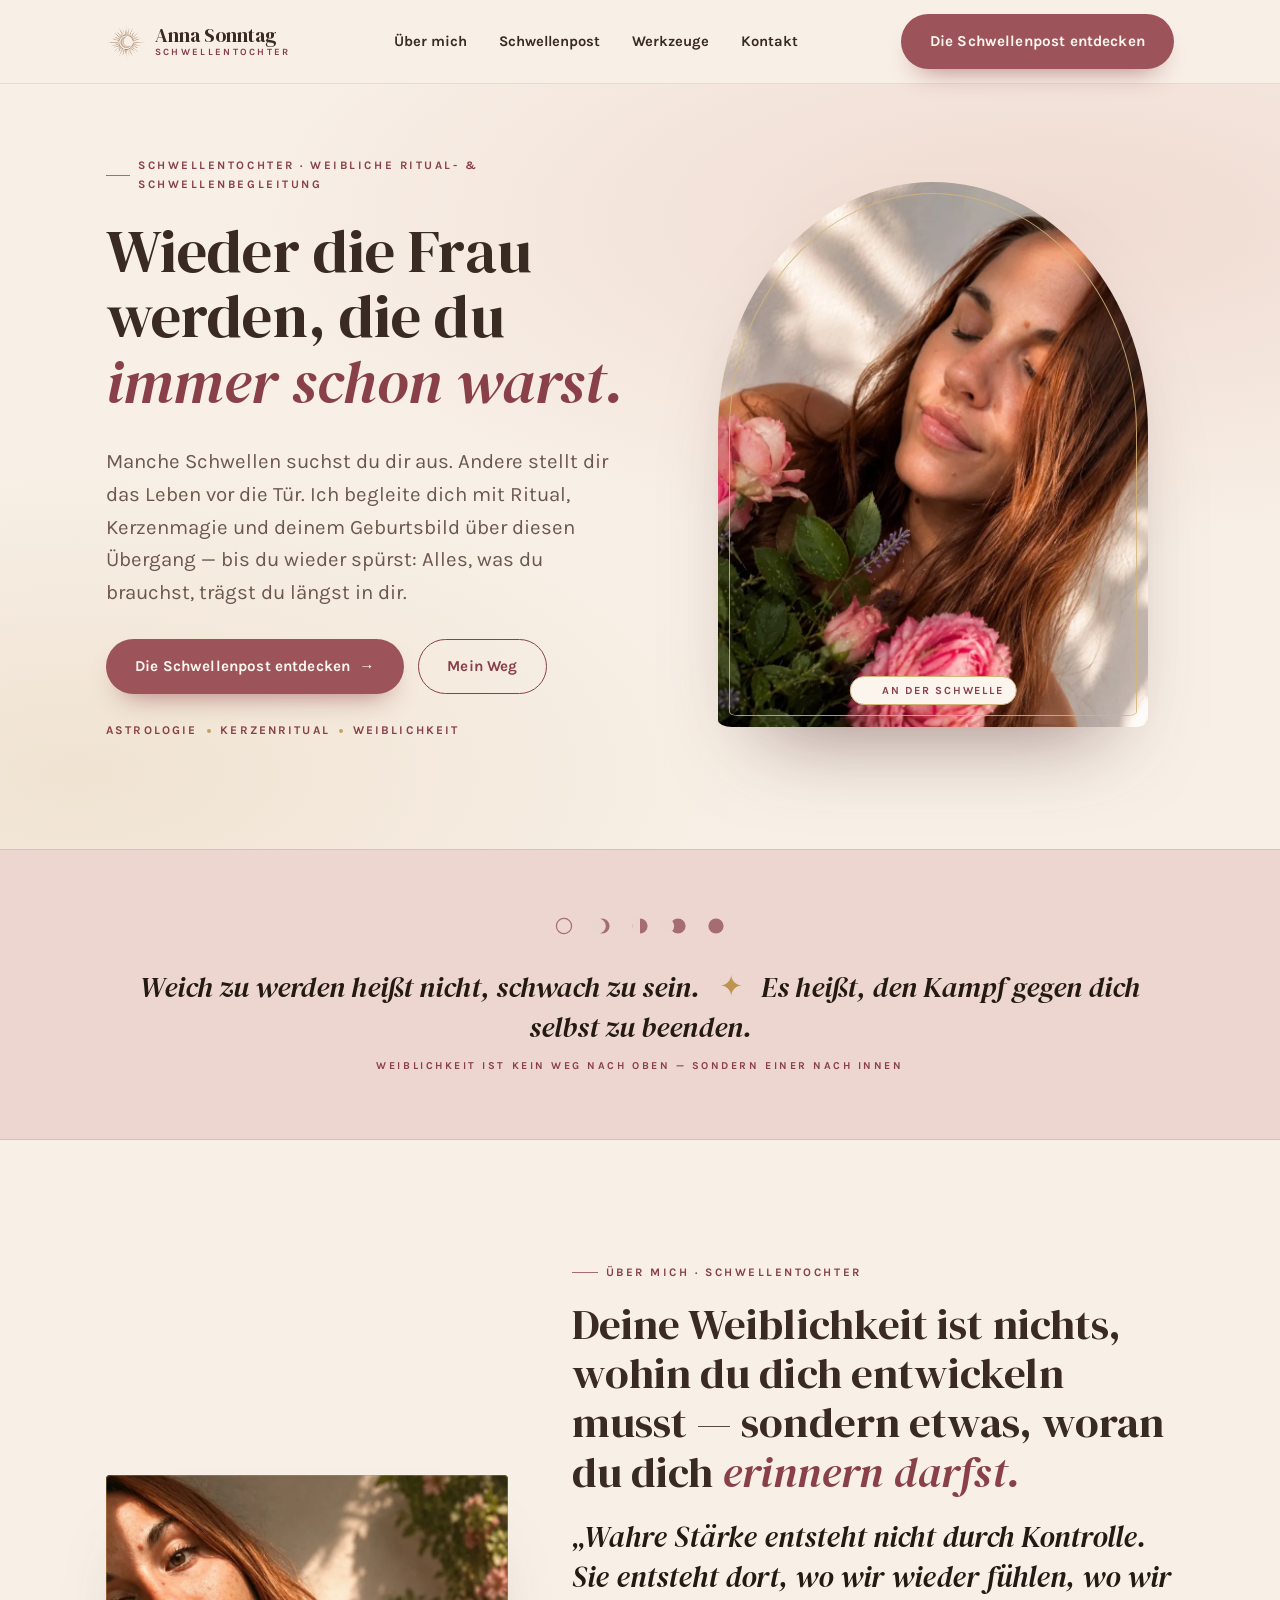
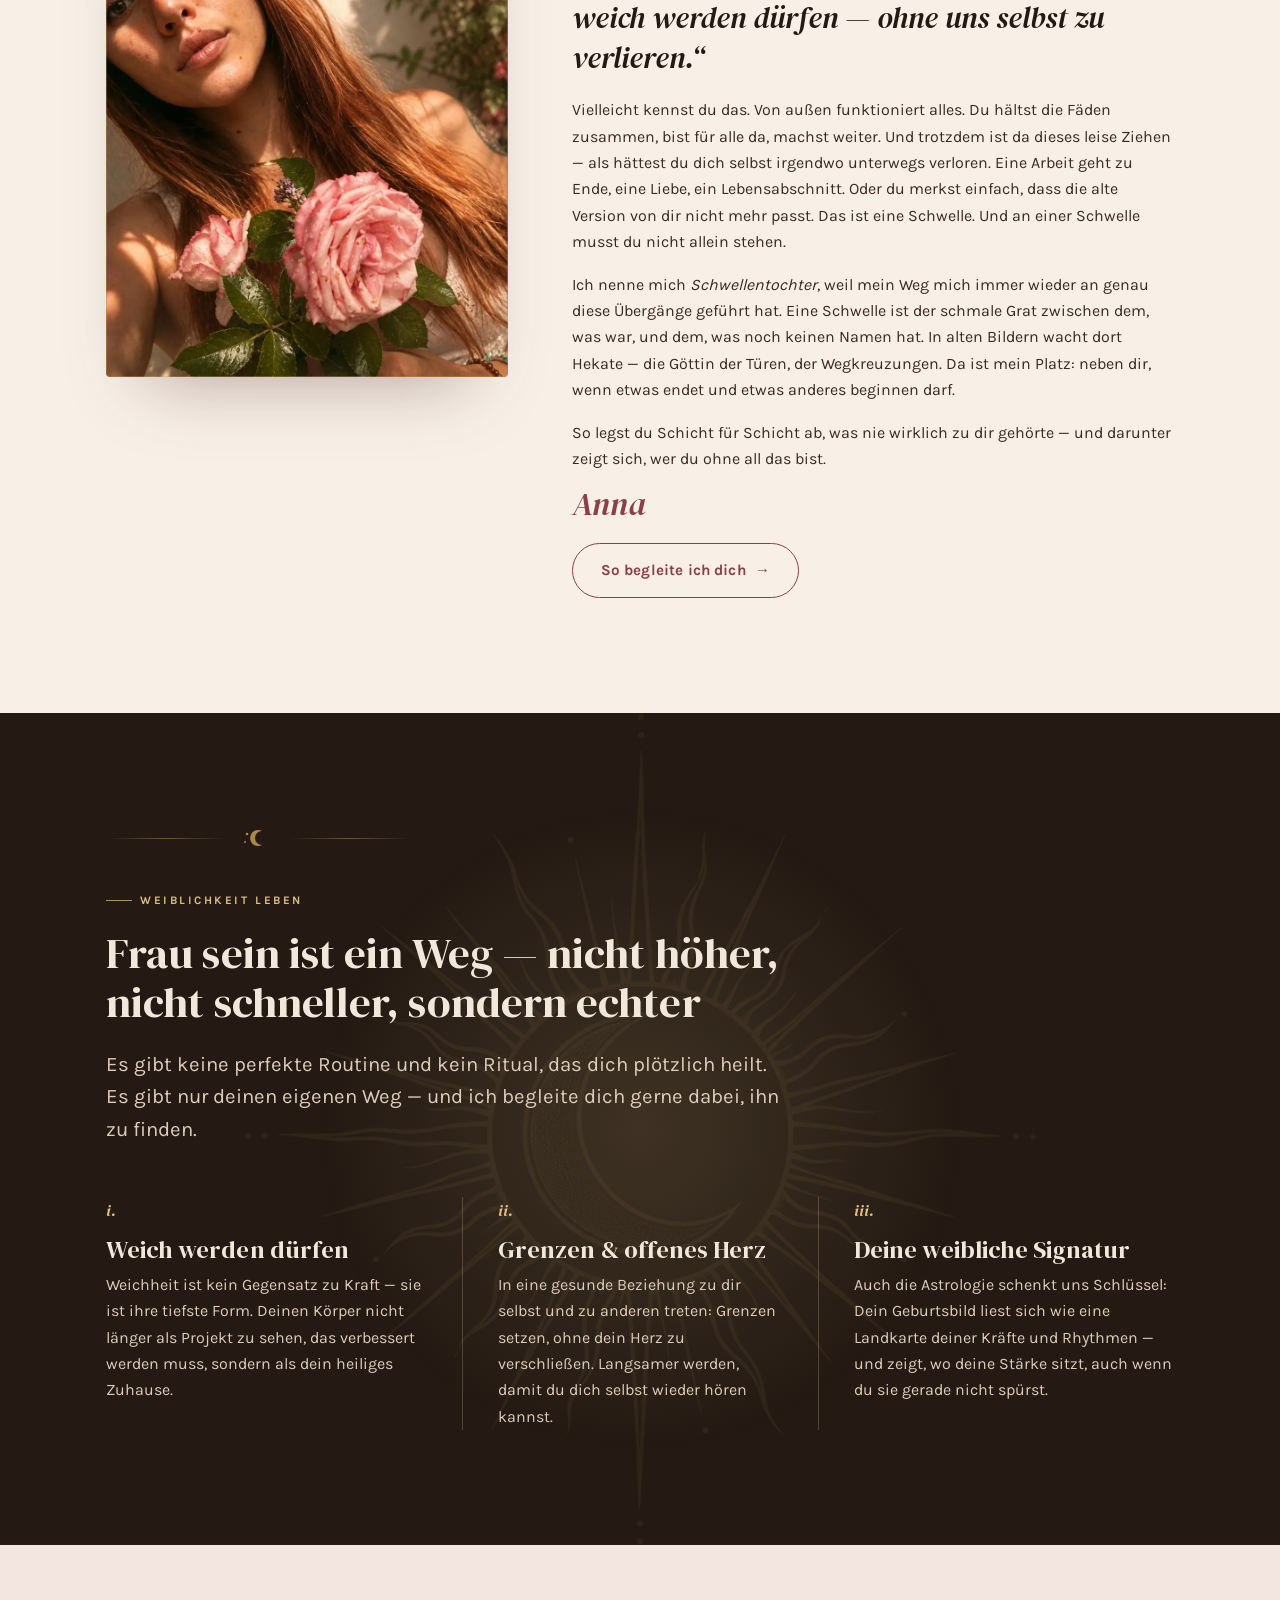
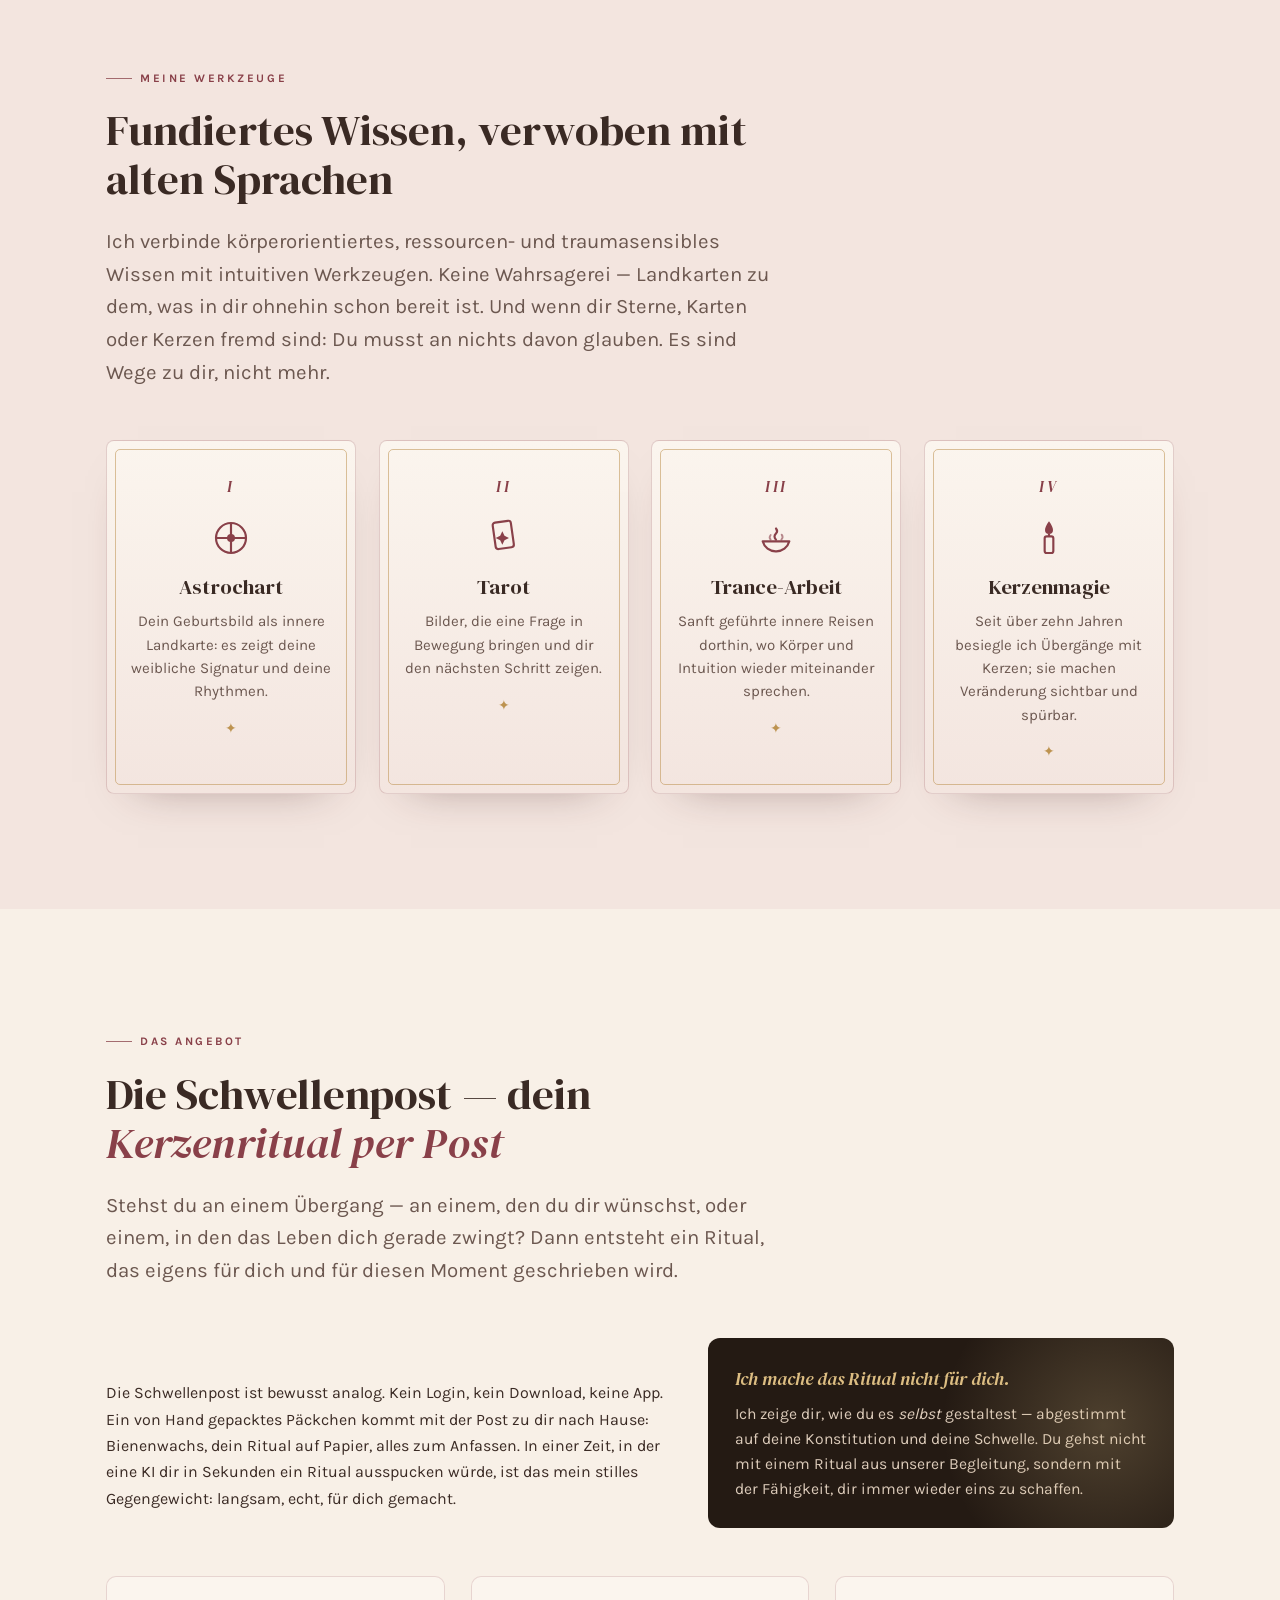
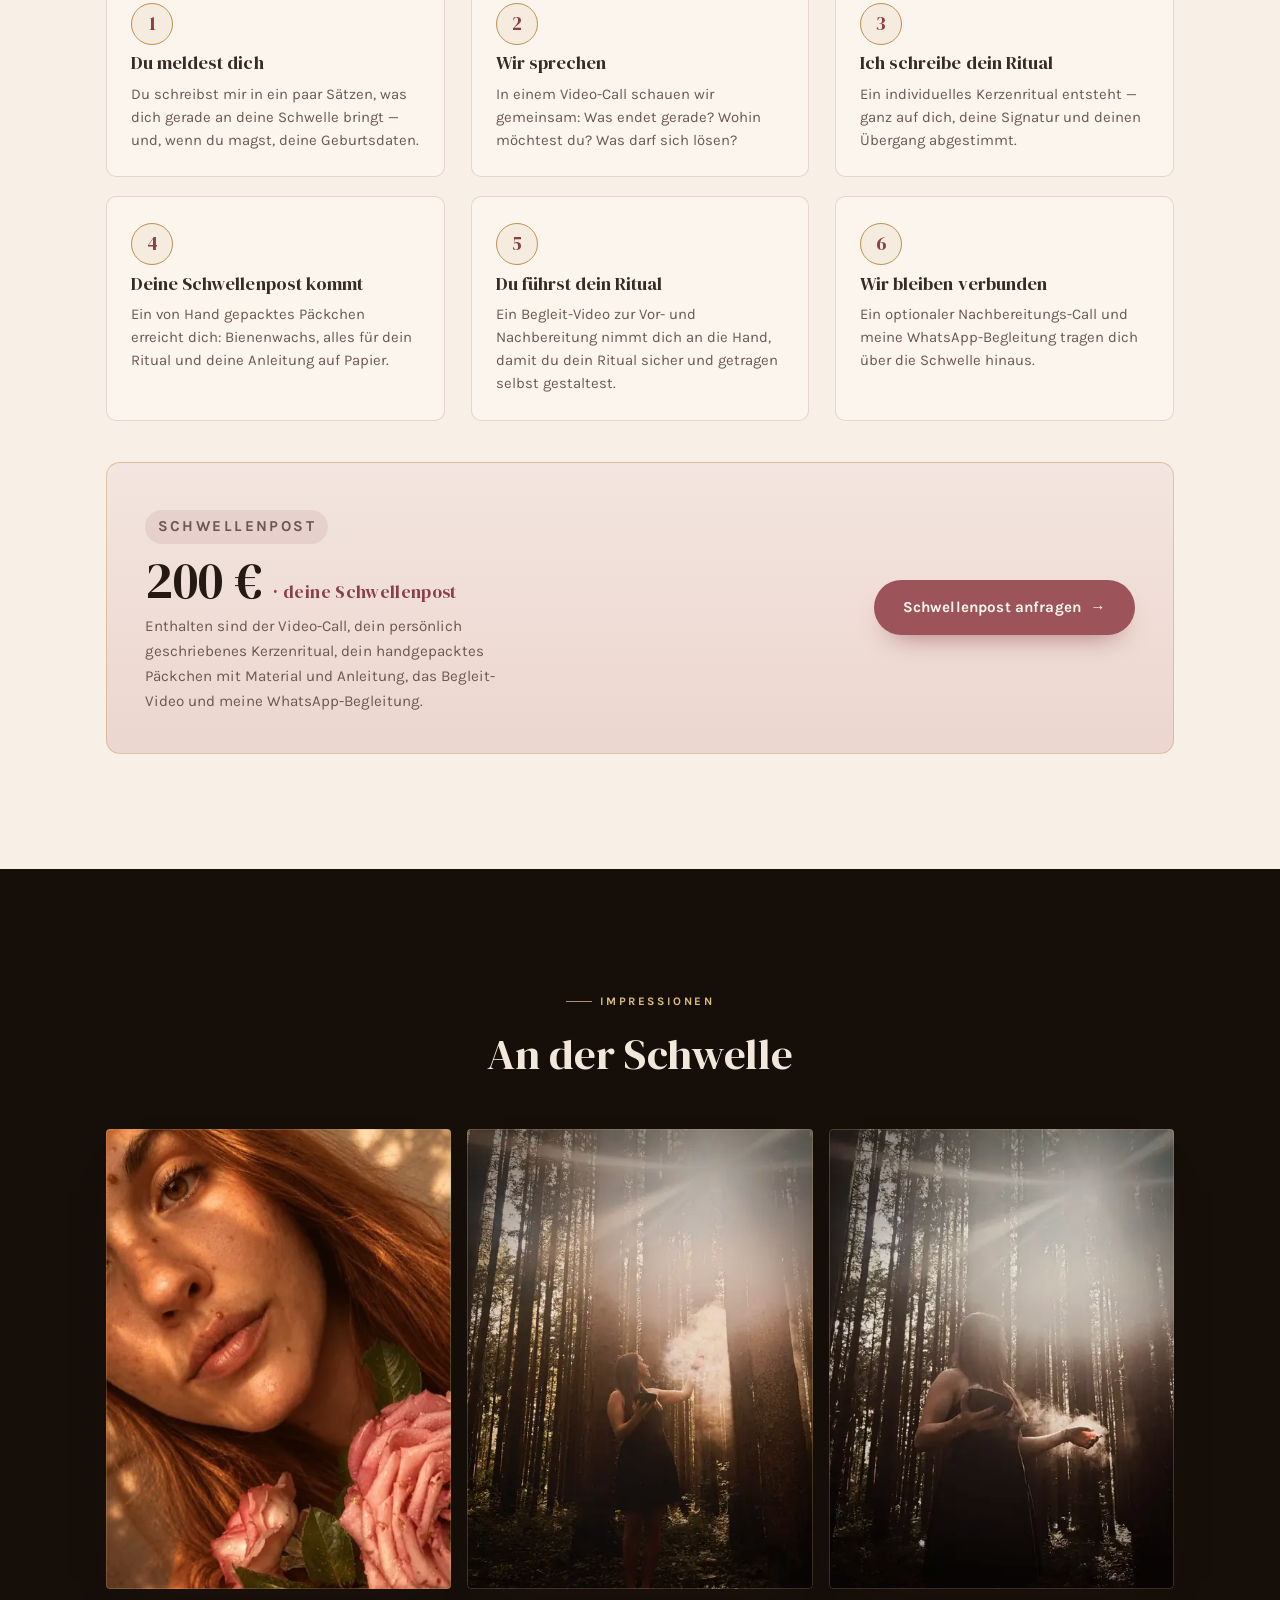
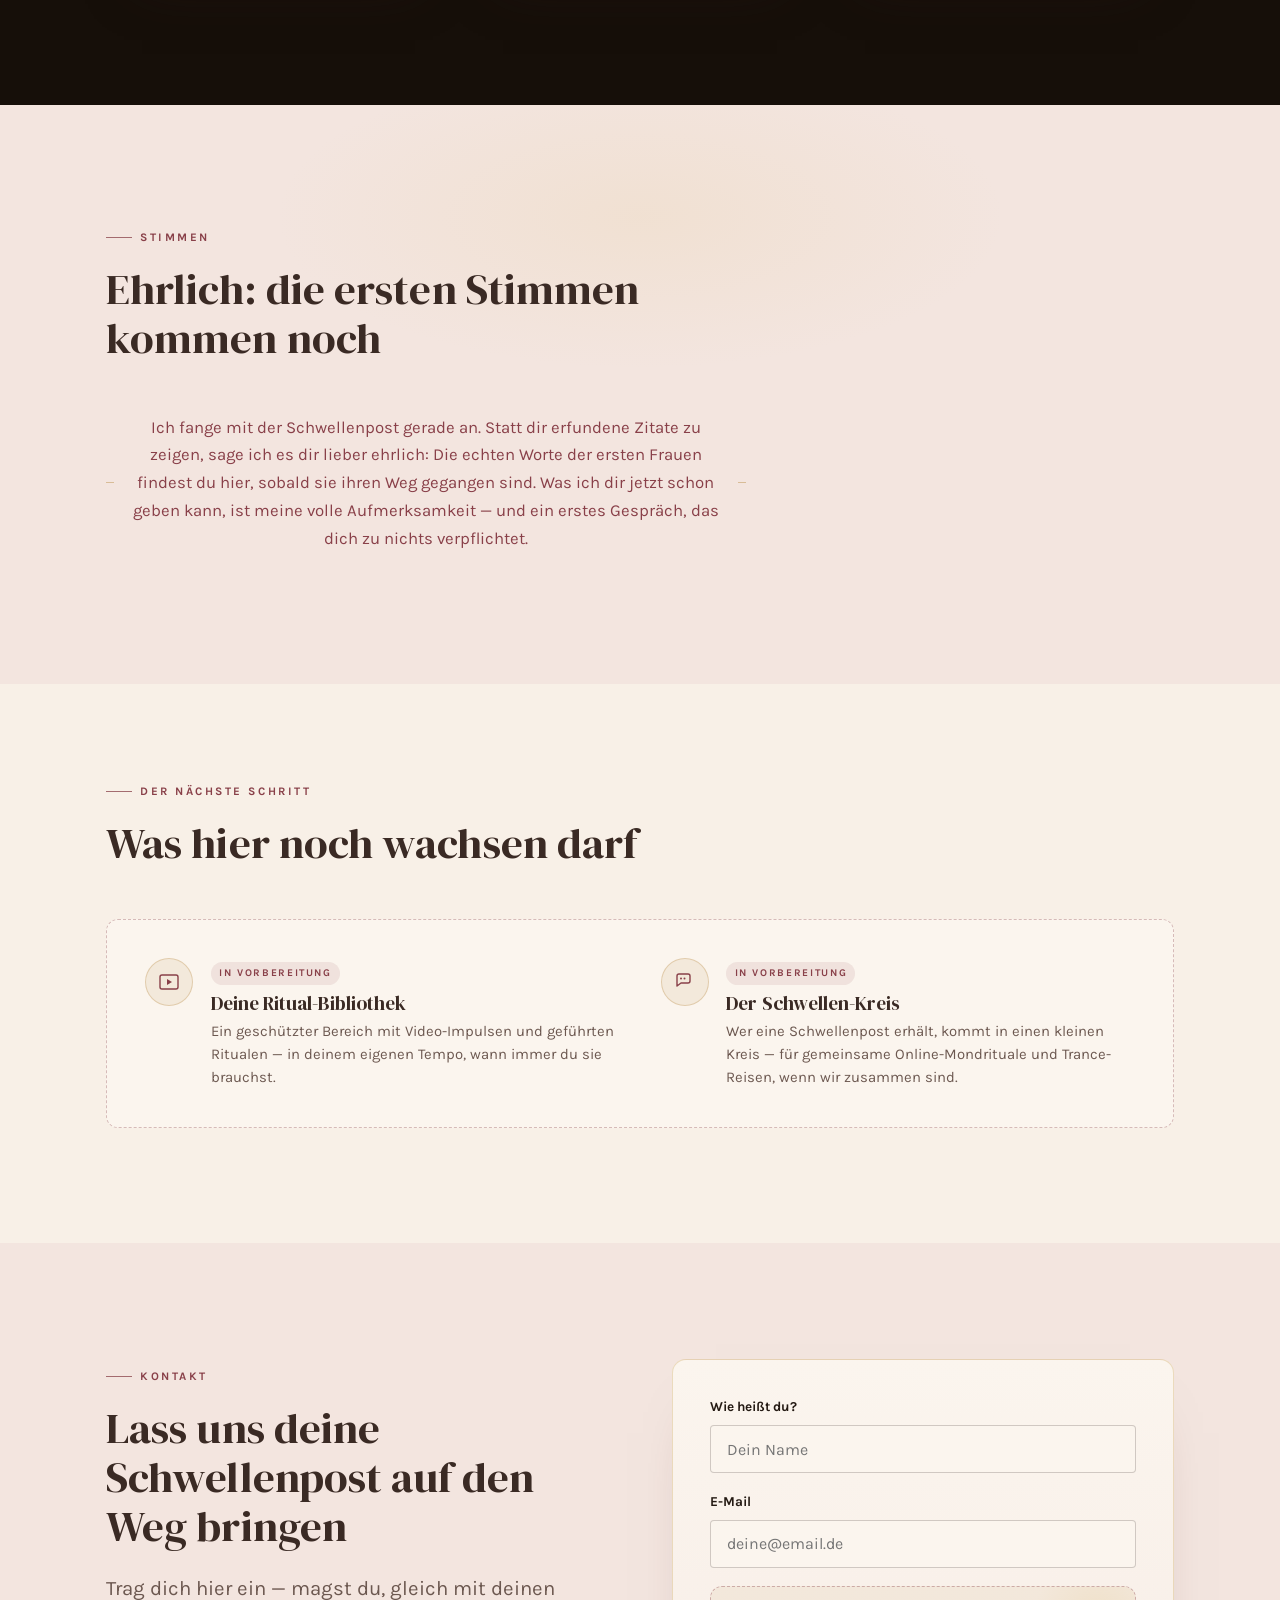
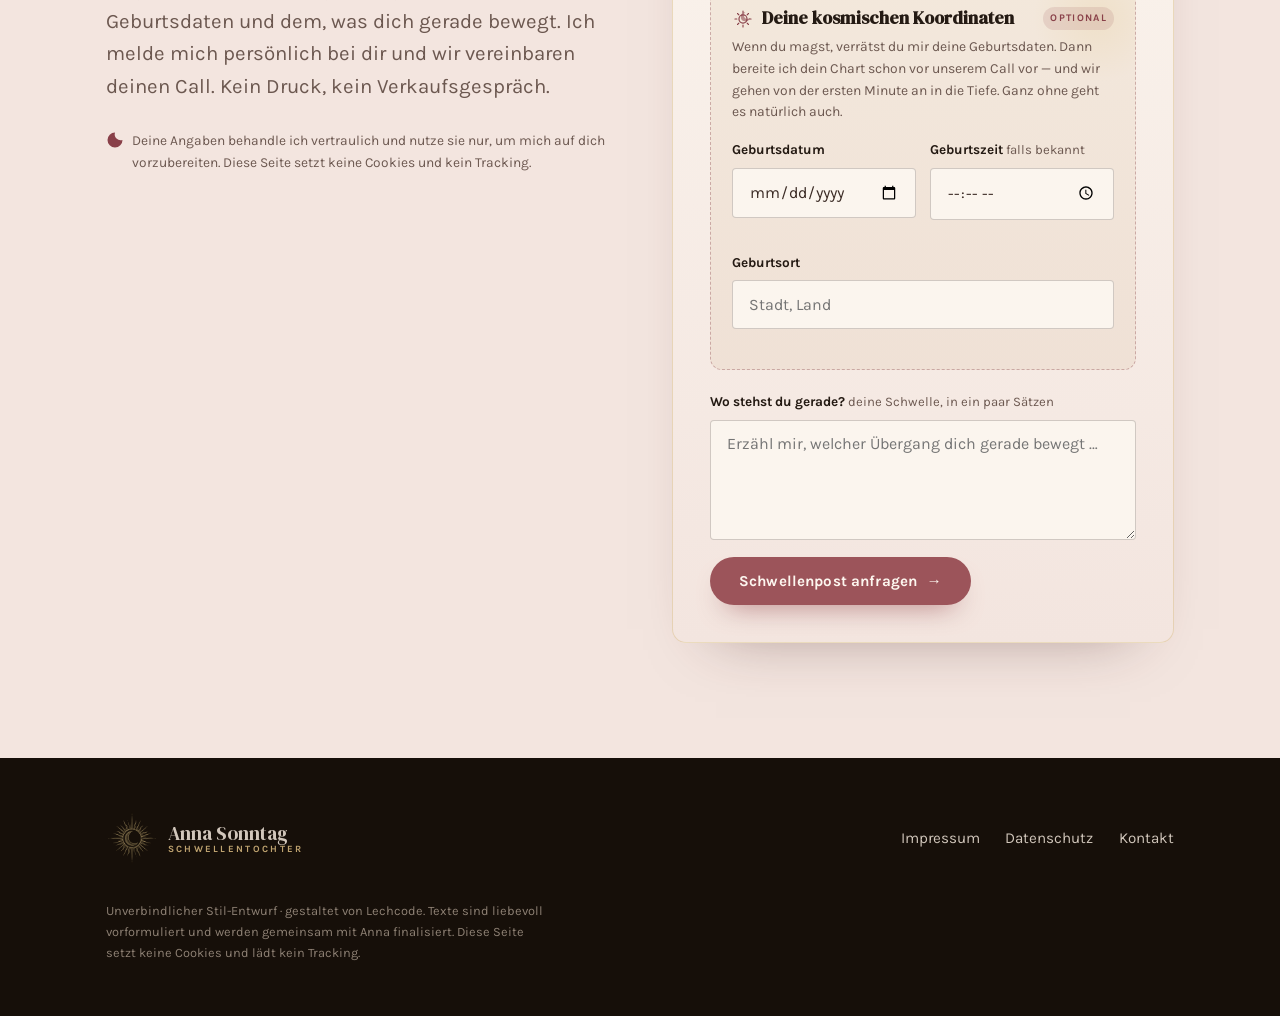
<file: index.html>
<!DOCTYPE html>
<html lang="de">
<head>
<meta charset="UTF-8">
<meta name="viewport" content="width=device-width, initial-scale=1">
<script>document.documentElement.classList.add('js')</script>
<title>Anna Sonntag — Schwellentochter | Ritualbegleitung</title>
<meta name="description" content="Weibliche Ritual- und Schwellenbegleitung mit Astrologie und Kerzenmagie. Die Schwellenpost bringt dein eigenes Kerzenritual per Post zu dir nach Hause.">
<meta name="robots" content="noindex, nofollow">
<meta property="og:title" content="Anna Sonntag — Schwellentochter">
<meta property="og:description" content="Weibliche Ritual- und Schwellenbegleitung mit Astrologie und Kerzenmagie. Die Schwellenpost bringt dein eigenes Kerzenritual per Post zu dir nach Hause.">
<meta property="og:type" content="website">
<meta property="og:locale" content="de_DE">
<meta property="og:url" content="https://lechcode.github.io/anna-sonntag-vorschau/">
<meta property="og:image" content="https://lechcode.github.io/anna-sonntag-vorschau/assets/og-schwellentochter.jpg">
<meta property="og:image:width" content="1200">
<meta property="og:image:height" content="630">
<meta property="og:image:alt" content="Anna Sonntag — Schwellentochter, weibliche Ritual- und Schwellenbegleitung">
<meta name="twitter:card" content="summary_large_image">
<meta name="twitter:image" content="https://lechcode.github.io/anna-sonntag-vorschau/assets/og-schwellentochter.jpg">
<meta name="theme-color" content="#f6ede2">
<link rel="icon" type="image/png" href="assets/favicon.png">
<link rel="preload" href="assets/fonts/dmserif-regular.woff2" as="font" type="font/woff2" crossorigin>
<link rel="preload" href="assets/fonts/karla-regular.woff2" as="font" type="font/woff2" crossorigin>
<link rel="preload" as="image" href="assets/rose-hero-900.webp" type="image/webp">
<link rel="stylesheet" href="assets/fonts.css">
<style>
:root{
  /* light, feminine-warm base */
  --cream:#f8f0e7;
  --cream-soft:#fbf5ee;
  --blush:#f3e5df;
  --blush-deep:#ecd6cf;
  /* dusky rose — feminine lead (NOT terracotta, NOT purple) */
  --rose:#c07f7c;
  --rose-primary:#9c545a;
  --rose-hover:#934a50;
  --rose-ink:#894049;
  /* candle gold — kept as Anna's signature accent */
  --gold:#bd9350;
  --gold-soft:#d4b578;
  --gold-on-dark:#dcbd82;
  /* deep espresso — candlelit ritual depth */
  --espresso:#241a13;
  --espresso-deep:#160f09;
  --espresso-soft:#33251a;
  /* ink */
  --ink:#3a2a24;
  --ink-soft:#6c5850;
  --paper-on-dark:#f2e7db;
  --paper-on-dark-soft:#ddccbb;
  --radius:4px;
  --container:1180px;
  --serif:'DM Serif Display','DM Serif Fallback',Georgia,serif;
  --sans:'Karla','Karla Fallback',Arial,sans-serif;
  font-size:16px;
}
*{box-sizing:border-box}
html{scroll-behavior:smooth}
@media (prefers-reduced-motion:reduce){html{scroll-behavior:auto}}
body{
  margin:0;background:var(--cream);color:var(--ink);
  font-family:var(--sans);line-height:1.65;overflow-x:clip;
}
/* soft analog grain */
body::before{
  content:"";position:fixed;inset:0;z-index:1;pointer-events:none;opacity:.04;
  mix-blend-mode:soft-light;
  background-image:url("data:image/svg+xml,%3Csvg xmlns='http://www.w3.org/2000/svg' width='140' height='140'%3E%3Cfilter id='n'%3E%3CfeTurbulence type='fractalNoise' baseFrequency='0.82' numOctaves='3' stitchTiles='stitch'/%3E%3C/filter%3E%3Crect width='100%25' height='100%25' filter='url(%23n)'/%3E%3C/svg%3E");
}
img{max-width:100%;display:block;height:auto}
a{color:inherit}
.wrap{max-width:var(--container);margin:0 auto;padding:0 clamp(20px,5vw,56px);position:relative;z-index:2}
h1,h2,h3{font-family:var(--serif);font-weight:400;line-height:1.14;margin:0 0 .5em;letter-spacing:.002em}
h1{font-size:clamp(2.2rem,3vw + 1.4rem,4.1rem);overflow-wrap:break-word;line-height:1.08}
h2{font-size:clamp(1.95rem,1.8vw + 1.25rem,3.05rem)}
h3{font-size:clamp(1.28rem,.6vw + 1.05rem,1.6rem)}
p{margin:0 0 1em}
em,.accent{font-style:italic}
.accent{color:var(--rose-ink)}
.eyebrow{
  font-family:var(--sans);text-transform:uppercase;letter-spacing:.22em;
  font-size:.72rem;font-weight:700;color:var(--rose-ink);
  display:inline-flex;align-items:center;gap:.7em;margin:0 0 1.1rem;
}
.eyebrow::before{content:"";width:26px;height:1px;background:currentColor;display:inline-block;opacity:.75}
.eyebrow.on-dark{color:var(--gold-on-dark)}
.lede{font-size:clamp(1.08rem,.4vw + 1rem,1.28rem);line-height:1.6;color:var(--ink-soft)}
.section-head{max-width:680px;margin:0 0 3.2rem}
.section-head p:last-child{margin-bottom:0}

/* celestial hairline */
.celestial{display:flex;align-items:center;gap:.9rem;margin:0 0 2.2rem;color:var(--gold);opacity:.9}
.celestial::before,.celestial::after{content:"";height:1px;background:linear-gradient(90deg,transparent,currentColor,transparent);flex:1;max-width:120px;opacity:.55}
.celestial svg{width:34px;height:20px;flex:none}

/* buttons */
.btn{
  display:inline-flex;align-items:center;gap:.6em;padding:.92em 1.85em;border-radius:999px;
  font-family:var(--sans);font-weight:700;font-size:.95rem;letter-spacing:.01em;
  text-decoration:none;border:1px solid transparent;cursor:pointer;
  transition:transform .25s ease,background .25s ease,color .25s ease,border-color .25s ease,box-shadow .25s ease;
}
.btn:hover{transform:translateY(-2px)}
.btn-primary{background:var(--rose-primary);color:#fdf6ef;box-shadow:0 14px 28px -16px rgba(156,84,90,.95)}
.btn-primary:hover{background:var(--rose-hover);box-shadow:0 18px 32px -16px rgba(156,84,90,1)}
.btn-ghost{background:transparent;border-color:currentColor}
.btn-ghost.on-dark{color:var(--paper-on-dark)}
.btn-ghost.on-dark:hover{background:rgba(242,231,219,.12)}
.btn-ghost.on-light{color:var(--rose-ink)}
.btn-ghost.on-light:hover{background:rgba(137,64,73,.08)}
.btn .arw{transition:transform .25s ease}
.btn:hover .arw{transform:translateX(3px)}

/* nav */
.nav{position:sticky;top:0;z-index:60;background:rgba(248,240,231,.94);border-bottom:1px solid rgba(58,42,36,.1)}
@media(min-width:800px){.nav{backdrop-filter:blur(10px);background:rgba(248,240,231,.86)}}
.nav .wrap{display:flex;align-items:center;justify-content:space-between;padding-top:14px;padding-bottom:14px}
.brand{display:inline-flex;align-items:center;gap:.55em;text-decoration:none;color:var(--ink);line-height:1}
.brand img{width:40px;height:40px;object-fit:contain;flex:none}
.brand-txt{display:flex;flex-direction:column;gap:.06em}
.brand-name{font-family:var(--serif);font-size:1.22rem;color:var(--ink)}
.brand-sig{font-family:var(--sans);font-size:.6rem;font-weight:700;letter-spacing:.24em;text-transform:uppercase;color:var(--rose-ink)}
.nav-links{display:flex;gap:2rem;list-style:none;margin:0;padding:0}
.nav-links a{text-decoration:none;font-size:.92rem;font-weight:700;color:var(--ink);position:relative}
.nav-links a::after{content:"";position:absolute;left:0;bottom:-5px;width:0;height:1.5px;background:var(--rose);transition:width .25s ease}
.nav-links a:hover{color:var(--rose-ink)}
.nav-links a:hover::after{width:100%}
.nav-cta{display:none}
@media(min-width:1000px){.nav-cta{display:inline-flex}}
.burger{display:inline-flex;background:none;border:none;padding:8px;cursor:pointer;color:var(--ink)}
@media(min-width:800px){.burger{display:none}}
@media(max-width:799px){
  .nav-links{
    position:fixed;inset:60px 0 0 0;background:var(--cream);
    flex-direction:column;padding:34px clamp(20px,5vw,56px);gap:1.4rem;
    transform:translateY(-8px);opacity:0;pointer-events:none;transition:opacity .25s ease,transform .25s ease;z-index:59;
  }
  .nav-links.open{opacity:1;transform:translateY(0);pointer-events:auto}
  .nav-links a{font-size:1.25rem}
}

/* ===== HERO — Schwellen-Portal: text + portrait framed in a threshold arch ===== */
.hero{position:relative;background:
  radial-gradient(120% 80% at 82% 18%, rgba(224,178,168,.35) 0%, rgba(224,178,168,0) 55%),
  radial-gradient(90% 70% at 6% 90%, rgba(189,147,80,.14) 0%, rgba(189,147,80,0) 60%),
  var(--cream);overflow:hidden}
.hero .wrap{display:grid;grid-template-columns:1fr;gap:clamp(2.4rem,5vw,4rem);align-items:center;
  padding-top:clamp(40px,6vw,72px);padding-bottom:clamp(52px,8vw,96px)}
@media(min-width:900px){.hero .wrap{grid-template-columns:1.04fr .96fr;min-height:clamp(560px,84svh,820px)}}
.hero-inner{max-width:36rem}
.hero .eyebrow{color:var(--rose-ink)}
.hero h1{margin-top:.1em;text-wrap:balance}
.hero .lede{max-width:42ch;color:var(--ink-soft)}
.hero-ctas{display:flex;flex-wrap:wrap;gap:.9rem;margin-top:1.9rem}
.hero-meta{display:flex;align-items:center;gap:.8em;margin-top:1.7rem;font-size:.74rem;letter-spacing:.18em;text-transform:uppercase;color:var(--rose-ink);font-weight:700;flex-wrap:wrap}
.hero-meta span{width:4px;height:4px;border-radius:50%;background:var(--gold);opacity:.85}
/* the threshold / portal */
.portal-holder{position:relative;display:flex;justify-content:center}
.portal{
  position:relative;width:min(100%,430px);aspect-ratio:41/52;
  border-radius:215px 215px 14px 14px / 250px 250px 7px 7px;overflow:hidden;
  box-shadow:0 46px 88px -44px rgba(74,36,36,.55);isolation:isolate;
}
.portal img{width:100%;height:100%;object-fit:cover;object-position:50% 24%}
.portal::after{content:"";position:absolute;inset:11px;border:1px solid var(--gold-soft);
  border-radius:205px 205px 9px 9px / 240px 240px 4px 4px;pointer-events:none;opacity:.85}
.portal-glow{position:absolute;inset:-8% -6% auto -6%;height:60%;
  background:radial-gradient(circle at 50% 30%, rgba(228,201,143,.4), rgba(228,201,143,0) 70%);
  pointer-events:none;z-index:-1}
.portal-cap{position:absolute;left:50%;bottom:22px;transform:translateX(-50%);
  display:inline-flex;align-items:center;gap:.5em;background:var(--cream-soft);
  border:1px solid var(--gold-soft);border-radius:999px;padding:.4em 1.1em;
  font-family:var(--sans);font-size:.68rem;font-weight:700;letter-spacing:.16em;text-transform:uppercase;color:var(--rose-ink);white-space:nowrap;
  box-shadow:0 12px 26px -18px rgba(74,36,36,.5)}
.portal-cap svg{width:14px;height:14px;color:var(--gold)}

/* ===== mantra band ===== */
.mantra{background:var(--blush-deep);color:var(--ink);text-align:center;padding:clamp(40px,6vw,64px) 0;border-block:1px solid rgba(137,64,73,.16)}
.mantra .moons{margin:0 auto 1.3rem;width:190px;height:24px;color:var(--rose-ink);opacity:.7}
.mantra p{font-family:var(--serif);font-style:italic;font-size:clamp(1.2rem,1.4vw + .95rem,1.8rem);color:var(--espresso);margin:0;line-height:1.4}
.mantra .dot{display:inline-block;margin:0 .45em;color:var(--gold);transform:translateY(-1px);font-style:normal}
.mantra small{display:block;margin-top:.9em;font-family:var(--sans);font-style:normal;letter-spacing:.24em;text-transform:uppercase;font-size:.66rem;color:var(--rose-ink);font-weight:700}

/* section spacing + backgrounds */
section{padding:clamp(66px,9vw,128px) 0;position:relative}
.cream-bg{background:var(--cream)}
.blush-bg{background:var(--blush)}
.dark-bg{background:var(--espresso);color:var(--paper-on-dark)}
.dark-bg h2,.dark-bg h3{color:var(--paper-on-dark)}
.dark-bg .lede{color:var(--paper-on-dark-soft)}
.deepdark-bg{background:var(--espresso-deep);color:var(--paper-on-dark)}
.deepdark-bg h2{color:var(--paper-on-dark)}

/* ===== about / manifest ===== */
.about-grid{display:grid;gap:2.6rem;align-items:center}
@media(min-width:880px){.about-grid{grid-template-columns:.8fr 1.2fr;gap:clamp(3rem,5vw,5.5rem)}}
.about-photo{position:relative;border-radius:var(--radius);overflow:hidden;box-shadow:0 40px 70px -40px rgba(74,36,36,.4)}
.about-photo::after{content:"";position:absolute;inset:0;border:1px solid rgba(189,147,80,.4);border-radius:var(--radius);pointer-events:none}
.about-photo img{width:100%;aspect-ratio:4/5;object-fit:cover;object-position:50% 30%}
.quote-lead{font-family:var(--serif);font-style:italic;font-size:clamp(1.3rem,1.3vw + 1rem,1.85rem);color:var(--espresso);line-height:1.36;margin:0 0 1.2rem}
.signature{font-family:var(--serif);font-style:italic;font-size:2rem;color:var(--rose-ink);margin:.5rem 0 1.4rem;line-height:1}

/* ===== essenz — dark, candlelit ===== */
.essenz{overflow:hidden}
.essenz-bg{position:absolute;inset:0;overflow:hidden;pointer-events:none;z-index:1}
.essenz-emblem{position:absolute;top:50%;left:50%;width:min(130%,860px);max-width:none;height:auto;transform:translate(-50%,-50%);opacity:.08;animation:essenz-spin 220s linear infinite;will-change:transform}
.essenz-glow{position:absolute;top:50%;left:50%;width:min(115%,760px);aspect-ratio:1;transform:translate(-50%,-50%);background:radial-gradient(circle,rgba(228,201,143,.14) 0%,rgba(228,201,143,0) 60%);animation:essenz-breathe 9s ease-in-out infinite}
@keyframes essenz-spin{from{transform:translate(-50%,-50%) rotate(0)}to{transform:translate(-50%,-50%) rotate(360deg)}}
@keyframes essenz-breathe{0%,100%{opacity:.5;transform:translate(-50%,-50%) scale(1)}50%{opacity:.95;transform:translate(-50%,-50%) scale(1.06)}}
@media (prefers-reduced-motion:reduce){.essenz-emblem,.essenz-glow{animation:none}}
.essenz .wrap{position:relative;z-index:2}
.essenz-list{display:grid;gap:0;border-top:1px solid rgba(212,181,120,.28);margin-top:1rem}
@media(min-width:820px){.essenz-list{grid-template-columns:repeat(3,1fr);border-top:none}}
.essenz-item{padding:2rem 0;border-bottom:1px solid rgba(212,181,120,.28)}
@media(min-width:820px){
  .essenz-item{padding:0 2.2rem;border-bottom:none;border-left:1px solid rgba(212,181,120,.28)}
  .essenz-item:first-child{padding-left:0;border-left:none}
  .essenz-item:last-child{padding-right:0}
}
.essenz-num{font-family:var(--serif);font-style:italic;font-size:1.05rem;color:var(--gold-on-dark);display:block;margin-bottom:.7rem}
.essenz-item h3{margin-bottom:.5rem}
.essenz-item p{color:var(--paper-on-dark-soft);margin:0}

/* ===== werkzeuge as tarot cards ===== */
.tarot-grid{display:grid;gap:1.4rem}
@media(min-width:620px){.tarot-grid{grid-template-columns:repeat(2,1fr)}}
@media(min-width:960px){.tarot-grid{grid-template-columns:repeat(4,1fr)}}
.tarot{
  position:relative;background:linear-gradient(180deg,var(--cream-soft),var(--blush));
  border:1px solid rgba(137,64,73,.22);border-radius:8px;padding:2.1rem 1.4rem 1.8rem;text-align:center;
  display:flex;flex-direction:column;align-items:center;gap:.7rem;
  box-shadow:0 20px 44px -32px rgba(74,36,36,.5);transition:transform .35s ease,box-shadow .35s ease;
}
.tarot::before{content:"";position:absolute;inset:8px;border:1px solid rgba(189,147,80,.55);border-radius:5px;pointer-events:none}
.tarot:hover{transform:translateY(-5px);box-shadow:0 30px 54px -32px rgba(74,36,36,.6)}
.tarot-num{font-family:var(--serif);font-style:italic;font-size:.95rem;letter-spacing:.16em;color:var(--rose-ink)}
.tarot-glyph{width:54px;height:54px;color:var(--rose-ink);display:flex;align-items:center;justify-content:center}
.tarot h3{margin:0;font-size:1.28rem}
.tarot p{margin:0;color:var(--ink-soft);font-size:.94rem;line-height:1.55}
.tarot-foot{color:var(--gold);font-size:.9rem;margin-top:.15rem}

/* ===== schwellenpost — the heart ===== */
.schwellenpost{overflow:hidden}
.sp-intro{display:grid;gap:2rem;align-items:end;margin-bottom:3rem}
@media(min-width:820px){.sp-intro{grid-template-columns:1.1fr .9fr}}
.sp-usp{background:var(--espresso);color:var(--paper-on-dark);border-radius:12px;padding:1.6rem 1.7rem;position:relative;overflow:hidden}
.sp-usp::before{content:"";position:absolute;top:-40%;right:-20%;width:70%;aspect-ratio:1;background:radial-gradient(circle,rgba(228,201,143,.22),transparent 70%);pointer-events:none}
.sp-usp p{margin:0 0 .7rem;font-size:.98rem;line-height:1.6;color:var(--paper-on-dark-soft)}
.sp-usp p:last-child{margin-bottom:0}
.sp-usp b{color:var(--gold-on-dark);font-weight:400;font-family:var(--serif);font-size:1.15rem;font-style:italic;display:block;margin-bottom:.5rem}
.sp-journey{display:grid;gap:1.1rem;counter-reset:sp}
@media(min-width:720px){.sp-journey{grid-template-columns:repeat(2,1fr);gap:1.2rem 1.6rem}}
@media(min-width:1040px){.sp-journey{grid-template-columns:repeat(3,1fr)}}
.sp-step{position:relative;background:var(--cream-soft);border:1px solid rgba(137,64,73,.18);border-radius:10px;padding:1.6rem 1.5rem 1.5rem;display:flex;flex-direction:column;gap:.55rem}
.sp-step-num{width:42px;height:42px;border-radius:50%;border:1px solid var(--gold);color:var(--rose-ink);display:flex;align-items:center;justify-content:center;font-family:var(--serif);font-size:1.2rem;background:rgba(189,147,80,.1)}
.sp-step h3{margin:0;font-size:1.14rem}
.sp-step p{margin:0;color:var(--ink-soft);font-size:.93rem;line-height:1.55}
.sp-price{margin-top:2.6rem;display:grid;gap:1.5rem;align-items:center;
  background:linear-gradient(180deg,var(--blush),var(--blush-deep));border:1px solid rgba(189,147,80,.4);
  border-radius:14px;padding:clamp(1.6rem,3vw,2.4rem)}
@media(min-width:720px){.sp-price{grid-template-columns:1fr auto}}
.sp-price .amount{font-family:var(--serif);font-size:clamp(2.4rem,4vw,3.2rem);color:var(--espresso);line-height:1}
.sp-price .amount span{font-size:1.1rem;color:var(--rose-ink);letter-spacing:.02em}
.sp-price p{margin:.5rem 0 0;color:var(--ink-soft);font-size:.95rem;max-width:42ch}
.sp-price .btn{white-space:nowrap}

/* ===== gallery ===== */
.gallery{display:grid;gap:14px;grid-template-columns:repeat(2,1fr)}
.gallery figure:first-child{grid-column:1 / -1;aspect-ratio:4/5}
@media(min-width:760px){.gallery{gap:16px;grid-template-columns:repeat(3,1fr)}.gallery figure:first-child{grid-column:auto;aspect-ratio:3/4}}
.gallery figure{position:relative;margin:0;border-radius:var(--radius);overflow:hidden;aspect-ratio:3/4;box-shadow:0 26px 50px -36px rgba(40,20,20,.7)}
.gallery figure::after{content:"";position:absolute;inset:0;z-index:2;border:1px solid rgba(212,181,120,.24);border-radius:var(--radius);pointer-events:none}
/* warm unifying wash so the forest shots sit with the rose portraits */
.gallery figure::before{content:"";position:absolute;inset:0;z-index:1;pointer-events:none;background:linear-gradient(180deg,rgba(189,147,80,.12),rgba(156,84,90,.16));mix-blend-mode:soft-light}
.gallery img{width:100%;height:100%;object-fit:cover;transition:transform .8s cubic-bezier(.2,.7,.2,1)}
.gallery figure:hover img{transform:scale(1.05)}

/* ===== stimmen ===== */
.stimmen{position:relative;overflow:hidden}
.stimmen::before{content:"";position:absolute;top:-8%;left:50%;transform:translateX(-50%);width:min(94%,760px);aspect-ratio:2.4/1;background:radial-gradient(ellipse at center,rgba(228,201,143,.16),transparent 68%);pointer-events:none}
.voices{display:grid;gap:1.6rem;position:relative;z-index:2}
@media(min-width:760px){.voices{grid-template-columns:repeat(2,1fr)}}
.voice{position:relative;margin:0;display:flex;flex-direction:column;
  background:linear-gradient(180deg,var(--cream-soft),var(--blush));
  border:1px solid rgba(212,181,120,.4);border-radius:12px;padding:2.5rem 2rem 1.7rem;
  box-shadow:0 30px 56px -38px rgba(40,20,20,.6),inset 0 1px 0 rgba(255,255,255,.4)}
.voice::before{content:"\201C";position:absolute;top:.35rem;left:1.4rem;font-family:var(--serif);font-size:4.2rem;line-height:1;color:var(--gold);opacity:.5}
.voice blockquote{margin:1rem 0 0;font-family:var(--serif);font-style:italic;font-size:clamp(1.12rem,.5vw + 1rem,1.26rem);color:var(--espresso);line-height:1.5}
.voice-by{display:flex;align-items:center;gap:.9rem;margin-top:1.6rem;padding-top:1.3rem;border-top:1px solid rgba(137,64,73,.2)}
.voice-seal{width:44px;height:44px;flex:none;border-radius:50%;border:1px solid var(--gold);color:var(--rose-ink);display:flex;align-items:center;justify-content:center;background:rgba(189,147,80,.12)}
.voice-who{display:flex;flex-direction:column;gap:.1rem;line-height:1.3}
.voice-who b{font-size:.95rem;color:var(--espresso);font-weight:700}
.voice-who small{font-size:.8rem;color:var(--rose-ink);letter-spacing:.02em}
.voice-note{margin-top:2.2rem;font-size:.86rem;color:var(--rose-ink);text-align:center;display:flex;align-items:center;justify-content:center;gap:.6em}
.voice-note::before,.voice-note::after{content:"";height:1px;width:34px;background:var(--gold);opacity:.5}

/* ===== ausblick / in Vorbereitung ===== */
.soon-card{display:grid;gap:1.6rem;align-items:center;border:1px dashed rgba(137,64,73,.32);border-radius:12px;padding:clamp(1.8rem,3vw,2.6rem);background:var(--cream-soft)}
@media(min-width:820px){.soon-card{grid-template-columns:repeat(2,1fr);gap:2.6rem}}
.soon-item{display:flex;gap:1.1rem;align-items:flex-start}
.soon-glyph{width:48px;height:48px;flex:none;border-radius:50%;background:rgba(189,147,80,.12);color:var(--rose-ink);display:flex;align-items:center;justify-content:center;border:1px solid rgba(189,147,80,.35)}
.soon-item h3{margin:0 0 .3rem;font-size:1.2rem}
.soon-item p{margin:0;color:var(--ink-soft);font-size:.93rem;line-height:1.55}
.soon-tag{display:inline-block;font-size:.64rem;font-weight:700;letter-spacing:.16em;text-transform:uppercase;color:var(--rose-ink);background:rgba(137,64,73,.1);padding:.3em .8em;border-radius:999px;margin-bottom:.5rem}

/* ===== contact / booking form ===== */
.contact-grid{display:grid;gap:2.6rem}
@media(min-width:880px){.contact-grid{grid-template-columns:1fr 1fr;gap:clamp(3rem,5vw,5rem)}}
.field{display:flex;flex-direction:column;gap:.4rem;margin-bottom:1.1rem}
.field label{font-size:.85rem;font-weight:700;color:var(--espresso)}
.field input,.field textarea{
  font-family:var(--sans);font-size:1rem;padding:.85em 1em;
  border:1px solid rgba(58,42,36,.22);border-radius:var(--radius);
  background:var(--cream-soft);color:var(--ink);transition:border-color .2s ease,box-shadow .2s ease;
}
.field input:focus,.field textarea:focus{outline:none;border-color:var(--rose-primary);box-shadow:0 0 0 3px rgba(156,84,90,.15)}
.field textarea{resize:vertical;min-height:120px}
.field .hint{font-weight:400;color:var(--ink-soft);font-size:.82rem}
.hp{position:absolute;left:-9999px;width:1px;height:1px;overflow:hidden}
.hp input{font-size:16px}
.form-card{background:linear-gradient(180deg,var(--cream-soft),var(--blush));border:1px solid rgba(212,181,120,.42);border-radius:14px;padding:clamp(1.5rem,3vw,2.3rem);box-shadow:0 30px 60px -44px rgba(74,36,36,.5)}
.birth-panel{margin:.3rem 0 1.3rem;padding:1.3rem 1.3rem 1.45rem;border:1px dashed rgba(137,64,73,.36);border-radius:12px;background:rgba(189,147,80,.09);position:relative;overflow:hidden}
.birth-panel::before{content:"";position:absolute;top:-34px;right:-28px;width:130px;height:130px;background:radial-gradient(circle,rgba(228,201,143,.24),transparent 70%);pointer-events:none}
.birth-head{display:flex;align-items:center;flex-wrap:wrap;gap:.35rem .6rem;margin-bottom:.4rem;position:relative}
.bh-title{display:inline-flex;align-items:center;gap:.55rem}
.birth-head svg{width:22px;height:22px;color:var(--rose-ink);flex:none}
.birth-head b{font-family:var(--serif);font-size:1.1rem;color:var(--espresso);line-height:1.2}
.birth-head .opt{margin-left:auto;font-size:.63rem;font-weight:700;letter-spacing:.13em;text-transform:uppercase;color:var(--rose-ink);background:rgba(137,64,73,.13);padding:.3em .75em;border-radius:999px}
.birth-hint{font-size:.87rem;color:var(--ink-soft);margin:.1rem 0 1rem;line-height:1.55;max-width:48ch;position:relative}
.birth-grid{display:grid;gap:.9rem;position:relative}
@media(min-width:480px){.birth-grid{grid-template-columns:1fr 1fr}.birth-grid .full{grid-column:1 / -1}}
.demo-note{font-size:.85rem;color:var(--espresso);background:rgba(189,147,80,.12);border:1px solid rgba(189,147,80,.4);padding:.9em 1.1em;border-radius:var(--radius);margin-top:1rem}
.contact-aside{font-size:.86rem;color:var(--ink-soft);display:flex;align-items:flex-start;gap:.6em;margin-top:1.6rem}
.contact-aside svg{width:18px;height:18px;flex:none;margin-top:2px;color:var(--rose-ink)}

/* ===== footer ===== */
footer{background:var(--espresso-deep);color:var(--paper-on-dark-soft);padding:54px 0 40px}
.footer-grid{display:flex;flex-wrap:wrap;justify-content:space-between;gap:1.6rem;align-items:center}
footer a{color:var(--paper-on-dark);text-decoration:none;opacity:.85}
footer a:hover{opacity:1;color:var(--gold-on-dark)}
.footer-brand{display:inline-flex;align-items:center;gap:.6em}
.footer-brand img{width:52px;height:52px;object-fit:contain;flex:none}
.footer-brand .brand-name{color:var(--paper-on-dark);font-size:1.2rem}
.footer-brand .brand-sig{color:var(--gold-on-dark)}
.footer-links{display:flex;gap:1.6rem;flex-wrap:wrap;list-style:none;padding:0;margin:0;font-size:.95rem}
.footer-fine{margin-top:2.2rem;font-size:.8rem;opacity:.6;max-width:56ch}

/* reveal */
.js .reveal{opacity:0;transform:translateY(20px);transition:opacity .8s ease,transform .8s ease}
.js .reveal.is-visible{opacity:1;transform:none}
@media (prefers-reduced-motion:reduce){.js .reveal{opacity:1;transform:none;transition:none}}
</style>
</head>
<body>

<nav class="nav">
  <div class="wrap">
    <a href="#top" class="brand" aria-label="Anna Sonntag — Startseite">
      <img src="assets/logo-anna-bronze.png" width="40" height="40" alt="" aria-hidden="true">
      <span class="brand-txt">
        <span class="brand-name">Anna Sonntag</span>
        <span class="brand-sig">Schwellentochter</span>
      </span>
    </a>
    <ul class="nav-links" id="navLinks">
      <li><a href="#ueber-mich">Über mich</a></li>
      <li><a href="#schwellenpost">Schwellenpost</a></li>
      <li><a href="#werkzeuge">Werkzeuge</a></li>
      <li><a href="#kontakt">Kontakt</a></li>
    </ul>
    <a href="#schwellenpost" class="btn btn-primary nav-cta">Die Schwellenpost entdecken</a>
    <button class="burger" id="burgerBtn" aria-label="Menü öffnen" aria-expanded="false" aria-controls="navLinks">
      <svg width="26" height="26" viewBox="0 0 24 24" fill="none" aria-hidden="true"><path d="M3 6h18M3 12h18M3 18h18" stroke="currentColor" stroke-width="2" stroke-linecap="round"/></svg>
    </button>
  </div>
</nav>

<header class="hero" id="top">
  <div class="wrap">
    <div class="hero-inner">
      <p class="eyebrow">Schwellentochter · weibliche Ritual- &amp; Schwellenbegleitung</p>
      <h1>Wieder die Frau werden, die du <span class="accent">immer schon warst.</span></h1>
      <p class="lede">Manche Schwellen suchst du dir aus. Andere stellt dir das Leben vor die Tür. Ich begleite dich mit Ritual, Kerzenmagie und deinem Geburtsbild über diesen Übergang — bis du wieder spürst: Alles, was du brauchst, trägst du längst in dir.</p>
      <div class="hero-ctas">
        <a href="#schwellenpost" class="btn btn-primary">Die Schwellenpost entdecken <span class="arw">→</span></a>
        <a href="#ueber-mich" class="btn btn-ghost on-light">Mein Weg</a>
      </div>
      <p class="hero-meta">Astrologie <span></span> Kerzenritual <span></span> Weiblichkeit</p>
    </div>
    <div class="portal-holder">
      <div class="portal">
        <span class="portal-glow" aria-hidden="true"></span>
        <picture>
          <source type="image/webp" srcset="assets/rose-hero-480.webp 480w, assets/rose-hero-900.webp 900w, assets/rose-hero-1200.webp 1200w" sizes="(min-width:900px) 44vw, 90vw">
          <img src="assets/rose-hero-900.jpg" srcset="assets/rose-hero-480.jpg 480w, assets/rose-hero-900.jpg 900w, assets/rose-hero-1200.jpg 1200w" sizes="(min-width:900px) 44vw, 90vw" width="1122" height="1402" fetchpriority="high" alt="Anna Sonntag im warmen Sonnenlicht, die Augen geschlossen, rosa Rosen in den Händen">
        </picture>
        <span class="portal-cap"><svg viewBox="0 0 24 24" fill="none" aria-hidden="true"><path d="M12 3a9 9 0 1 0 0 18 7 7 0 0 1 0-18z" fill="currentColor"/></svg> An der Schwelle</span>
      </div>
    </div>
  </div>
</header>

<div class="mantra">
  <div class="wrap">
    <svg class="moons" viewBox="0 0 200 24" fill="none" aria-hidden="true">
      <circle cx="20" cy="12" r="8" stroke="currentColor" stroke-width="1.3"/>
      <circle cx="60" cy="12" r="8" fill="currentColor"/><circle cx="56" cy="12" r="8" fill="#ecd6cf"/>
      <circle cx="100" cy="12" r="8" fill="currentColor"/><rect x="92" y="3" width="8" height="18" fill="#ecd6cf"/>
      <circle cx="140" cy="12" r="8" fill="currentColor"/><circle cx="128" cy="12" r="8" fill="#ecd6cf"/>
      <circle cx="180" cy="12" r="8" fill="currentColor"/>
    </svg>
    <p>Weich zu werden heißt nicht, schwach zu sein. <span class="dot">✦</span> Es heißt, den Kampf gegen dich selbst zu beenden.</p>
    <small>Weiblichkeit ist kein Weg nach oben — sondern einer nach innen</small>
  </div>
</div>

<section id="ueber-mich" class="cream-bg">
  <div class="wrap about-grid reveal">
    <div class="about-photo">
      <picture>
        <source type="image/webp" srcset="assets/rose-about-480.webp 480w, assets/rose-about-900.webp 900w" sizes="(min-width:880px) 38vw, 90vw">
        <img src="assets/rose-about-900.jpg" srcset="assets/rose-about-480.jpg 480w, assets/rose-about-900.jpg 900w" sizes="(min-width:880px) 38vw, 90vw" width="1086" height="1448" loading="lazy" alt="Anna Sonntag im goldenen Sonnenlicht, den Blick offen, rosa Rosen in der Hand">
      </picture>
    </div>
    <div>
      <p class="eyebrow">Über mich · Schwellentochter</p>
      <h2>Deine Weiblichkeit ist nichts, wohin du dich entwickeln musst — sondern etwas, woran du dich <span class="accent">erinnern darfst.</span></h2>
      <p class="quote-lead">„Wahre Stärke entsteht nicht durch Kontrolle. Sie entsteht dort, wo wir wieder fühlen, wo wir weich werden dürfen — ohne uns selbst zu verlieren.“</p>
      <p>Vielleicht kennst du das. Von außen funktioniert alles. Du hältst die Fäden zusammen, bist für alle da, machst weiter. Und trotzdem ist da dieses leise Ziehen — als hättest du dich selbst irgendwo unterwegs verloren. Eine Arbeit geht zu Ende, eine Liebe, ein Lebensabschnitt. Oder du merkst einfach, dass die alte Version von dir nicht mehr passt. Das ist eine Schwelle. Und an einer Schwelle musst du nicht allein stehen.</p>
      <p>Ich nenne mich <em>Schwellentochter</em>, weil mein Weg mich immer wieder an genau diese Übergänge geführt hat. Eine Schwelle ist der schmale Grat zwischen dem, was war, und dem, was noch keinen Namen hat. In alten Bildern wacht dort Hekate — die Göttin der Türen, der Wegkreuzungen. Da ist mein Platz: neben dir, wenn etwas endet und etwas anderes beginnen darf.</p>
      <p>So legst du Schicht für Schicht ab, was nie wirklich zu dir gehörte — und darunter zeigt sich, wer du ohne all das bist.</p>
      <p class="signature">Anna</p>
      <a href="#schwellenpost" class="btn btn-ghost on-light">So begleite ich dich <span class="arw">→</span></a>
    </div>
  </div>
</section>

<section class="essenz dark-bg">
  <div class="essenz-bg" aria-hidden="true">
    <div class="essenz-glow"></div>
    <img class="essenz-emblem" src="assets/logo-watermark.png" width="680" height="680" alt="" loading="lazy">
  </div>
  <div class="wrap reveal">
    <div class="celestial" aria-hidden="true"><svg viewBox="0 0 34 20" fill="none"><path d="M22 3a8 8 0 1 0 0 14 6.5 6.5 0 0 1 0-14z" fill="currentColor"/><circle cx="7" cy="6" r="1.3" fill="currentColor"/><circle cx="5" cy="14" r="1" fill="currentColor"/></svg></div>
    <div class="section-head">
      <p class="eyebrow on-dark">Weiblichkeit leben</p>
      <h2>Frau sein ist ein Weg — nicht höher, nicht schneller, sondern echter</h2>
      <p class="lede">Es gibt keine perfekte Routine und kein Ritual, das dich plötzlich heilt. Es gibt nur deinen eigenen Weg — und ich begleite dich gerne dabei, ihn zu finden.</p>
    </div>
    <div class="essenz-list">
      <div class="essenz-item">
        <span class="essenz-num">i.</span>
        <h3>Weich werden dürfen</h3>
        <p>Weichheit ist kein Gegensatz zu Kraft — sie ist ihre tiefste Form. Deinen Körper nicht länger als Projekt zu sehen, das verbessert werden muss, sondern als dein heiliges Zuhause.</p>
      </div>
      <div class="essenz-item">
        <span class="essenz-num">ii.</span>
        <h3>Grenzen &amp; offenes Herz</h3>
        <p>In eine gesunde Beziehung zu dir selbst und zu anderen treten: Grenzen setzen, ohne dein Herz zu verschließen. Langsamer werden, damit du dich selbst wieder hören kannst.</p>
      </div>
      <div class="essenz-item">
        <span class="essenz-num">iii.</span>
        <h3>Deine weibliche Signatur</h3>
        <p>Auch die Astrologie schenkt uns Schlüssel: Dein Geburtsbild liest sich wie eine Landkarte deiner Kräfte und Rhythmen — und zeigt, wo deine Stärke sitzt, auch wenn du sie gerade nicht spürst.</p>
      </div>
    </div>
  </div>
</section>

<section id="werkzeuge" class="blush-bg">
  <div class="wrap reveal">
    <div class="section-head">
      <p class="eyebrow">Meine Werkzeuge</p>
      <h2>Fundiertes Wissen, verwoben mit alten Sprachen</h2>
      <p class="lede">Ich verbinde körperorientiertes, ressourcen- und traumasensibles Wissen mit intuitiven Werkzeugen. Keine Wahrsagerei — Landkarten zu dem, was in dir ohnehin schon bereit ist. Und wenn dir Sterne, Karten oder Kerzen fremd sind: Du musst an nichts davon glauben. Es sind Wege zu dir, nicht mehr.</p>
    </div>
    <div class="tarot-grid">
      <article class="tarot">
        <span class="tarot-num">I</span>
        <span class="tarot-glyph"><svg width="40" height="40" viewBox="0 0 24 24" fill="none" aria-hidden="true"><circle cx="12" cy="12" r="9" stroke="currentColor" stroke-width="1.3"/><path d="M12 3v18M3 12h18" stroke="currentColor" stroke-width="1.3"/><circle cx="12" cy="12" r="2.4" fill="currentColor"/></svg></span>
        <h3>Astrochart</h3>
        <p>Dein Geburtsbild als innere Landkarte: es zeigt deine weibliche Signatur und deine Rhythmen.</p>
        <span class="tarot-foot">✦</span>
      </article>
      <article class="tarot">
        <span class="tarot-num">II</span>
        <span class="tarot-glyph"><svg width="40" height="40" viewBox="0 0 24 24" fill="none" aria-hidden="true"><rect x="5" y="3" width="11" height="16" rx="1.6" transform="rotate(-8 5 3)" stroke="currentColor" stroke-width="1.3"/><path d="M11 8l1.3 2.7L15 12l-2.7 1.3L11 16l-1.3-2.7L7 12l2.7-1.3z" fill="currentColor"/></svg></span>
        <h3>Tarot</h3>
        <p>Bilder, die eine Frage in Bewegung bringen und dir den nächsten Schritt zeigen.</p>
        <span class="tarot-foot">✦</span>
      </article>
      <article class="tarot">
        <span class="tarot-num">III</span>
        <span class="tarot-glyph"><svg width="40" height="40" viewBox="0 0 24 24" fill="none" aria-hidden="true"><path d="M4 14h16a8 8 0 0 1-8 6 8 8 0 0 1-8-6z" stroke="currentColor" stroke-width="1.3" stroke-linejoin="round"/><path d="M12 13c-1.2-1.2-1.2-2.5 0-3.7.9-.9.9-1.9 0-3" stroke="currentColor" stroke-width="1.3" stroke-linecap="round"/><path d="M15.2 13c1-1 1-2 .2-3M8.8 13c-.8-.9-.8-1.9 0-2.8" stroke="currentColor" stroke-width="1.1" stroke-linecap="round" opacity=".6"/></svg></span>
        <h3>Trance-Arbeit</h3>
        <p>Sanft geführte innere Reisen dorthin, wo Körper und Intuition wieder miteinander sprechen.</p>
        <span class="tarot-foot">✦</span>
      </article>
      <article class="tarot">
        <span class="tarot-num">IV</span>
        <span class="tarot-glyph"><svg width="40" height="40" viewBox="0 0 24 24" fill="none" aria-hidden="true"><path d="M12 2c1.6 2.2 2.4 3.9 2.4 5.2A2.4 2.4 0 0 1 12 9.6a2.4 2.4 0 0 1-2.4-2.4C9.6 5.9 10.4 4.2 12 2z" fill="currentColor"/><rect x="9.4" y="11" width="5.2" height="10" rx="1.2" stroke="currentColor" stroke-width="1.3"/><path d="M12 9.6V11" stroke="currentColor" stroke-width="1.3"/></svg></span>
        <h3>Kerzenmagie</h3>
        <p>Seit über zehn Jahren besiegle ich Übergänge mit Kerzen; sie machen Veränderung sichtbar und spürbar.</p>
        <span class="tarot-foot">✦</span>
      </article>
    </div>
  </div>
</section>

<section id="schwellenpost" class="schwellenpost cream-bg">
  <div class="wrap reveal">
    <div class="section-head">
      <p class="eyebrow">Das Angebot</p>
      <h2>Die Schwellenpost — dein <span class="accent">Kerzenritual per Post</span></h2>
      <p class="lede">Stehst du an einem Übergang — an einem, den du dir wünschst, oder einem, in den das Leben dich gerade zwingt? Dann entsteht ein Ritual, das eigens für dich und für diesen Moment geschrieben wird.</p>
    </div>
    <div class="sp-intro">
      <p>Die Schwellenpost ist bewusst analog. Kein Login, kein Download, keine App. Ein von Hand gepacktes Päckchen kommt mit der Post zu dir nach Hause: Bienenwachs, dein Ritual auf Papier, alles zum Anfassen. In einer Zeit, in der eine KI dir in Sekunden ein Ritual ausspucken würde, ist das mein stilles Gegengewicht: langsam, echt, für dich gemacht.</p>
      <div class="sp-usp">
        <b>Ich mache das Ritual nicht für dich.</b>
        <p>Ich zeige dir, wie du es <em>selbst</em> gestaltest — abgestimmt auf deine Konstitution und deine Schwelle. Du gehst nicht mit einem Ritual aus unserer Begleitung, sondern mit der Fähigkeit, dir immer wieder eins zu schaffen.</p>
      </div>
    </div>
    <div class="sp-journey">
      <div class="sp-step"><span class="sp-step-num">1</span><h3>Du meldest dich</h3><p>Du schreibst mir in ein paar Sätzen, was dich gerade an deine Schwelle bringt — und, wenn du magst, deine Geburtsdaten.</p></div>
      <div class="sp-step"><span class="sp-step-num">2</span><h3>Wir sprechen</h3><p>In einem Video-Call schauen wir gemeinsam: Was endet gerade? Wohin möchtest du? Was darf sich lösen?</p></div>
      <div class="sp-step"><span class="sp-step-num">3</span><h3>Ich schreibe dein Ritual</h3><p>Ein individuelles Kerzenritual entsteht — ganz auf dich, deine Signatur und deinen Übergang abgestimmt.</p></div>
      <div class="sp-step"><span class="sp-step-num">4</span><h3>Deine Schwellenpost kommt</h3><p>Ein von Hand gepacktes Päckchen erreicht dich: Bienenwachs, alles für dein Ritual und deine Anleitung auf Papier.</p></div>
      <div class="sp-step"><span class="sp-step-num">5</span><h3>Du führst dein Ritual</h3><p>Ein Begleit-Video zur Vor- und Nachbereitung nimmt dich an die Hand, damit du dein Ritual sicher und getragen selbst gestaltest.</p></div>
      <div class="sp-step"><span class="sp-step-num">6</span><h3>Wir bleiben verbunden</h3><p>Ein optionaler Nachbereitungs-Call und meine WhatsApp-Begleitung tragen dich über die Schwelle hinaus.</p></div>
    </div>
    <div class="sp-price">
      <div>
        <p class="soon-tag" style="margin-bottom:.7rem">Schwellenpost</p>
        <div class="amount">200&nbsp;€ <span>· deine Schwellenpost</span></div>
        <p>Enthalten sind der Video-Call, dein persönlich geschriebenes Kerzenritual, dein handgepacktes Päckchen mit Material und Anleitung, das Begleit-Video und meine WhatsApp-Begleitung.</p>
      </div>
      <a href="#kontakt" class="btn btn-primary">Schwellenpost anfragen <span class="arw">→</span></a>
    </div>
  </div>
</section>

<section class="deepdark-bg">
  <div class="wrap reveal">
    <div class="section-head" style="text-align:center;margin-inline:auto">
      <p class="eyebrow on-dark" style="justify-content:center">Impressionen</p>
      <h2>An der Schwelle</h2>
    </div>
    <div class="gallery">
      <figure>
        <picture>
          <source type="image/webp" srcset="assets/rose-gallery-480.webp 480w, assets/rose-gallery-900.webp 900w" sizes="(min-width:760px) 33vw, 100vw">
          <img src="assets/rose-gallery-480.jpg" srcset="assets/rose-gallery-480.jpg 480w, assets/rose-gallery-900.jpg 900w" sizes="(min-width:760px) 33vw, 100vw" width="900" height="1200" loading="lazy" alt="Nahaufnahme von Anna im warmen Licht, eine rosa Rose an ihrer Wange">
        </picture>
      </figure>
      <figure>
        <picture>
          <source type="image/webp" srcset="assets/raeuchern-sonne-480.webp 480w, assets/raeuchern-sonne-900.webp 900w" sizes="(min-width:760px) 33vw, 50vw">
          <img src="assets/raeuchern-sonne-480.jpg" srcset="assets/raeuchern-sonne-480.jpg 480w, assets/raeuchern-sonne-900.jpg 900w" sizes="(min-width:760px) 33vw, 50vw" width="480" height="640" loading="lazy" alt="Anna reicht die Hand ins Sonnenlicht, Rauch steigt zwischen hohen Fichten auf">
        </picture>
      </figure>
      <figure>
        <picture>
          <source type="image/webp" srcset="assets/raeuchern-seite-480.webp 480w, assets/raeuchern-seite-900.webp 900w" sizes="(min-width:760px) 33vw, 50vw">
          <img src="assets/raeuchern-seite-480.jpg" srcset="assets/raeuchern-seite-480.jpg 480w, assets/raeuchern-seite-900.jpg 900w" sizes="(min-width:760px) 33vw, 50vw" width="480" height="640" loading="lazy" alt="Anna im Gegenlicht, sie hält eine Räucherschale, der Rauch tanzt in den Sonnenstrahlen">
        </picture>
      </figure>
    </div>
  </div>
</section>

<section class="stimmen blush-bg">
  <div class="wrap reveal">
    <div class="section-head">
      <p class="eyebrow">Stimmen</p>
      <h2>Ehrlich: die ersten Stimmen kommen noch</h2>
    </div>
    <p class="voice-note" style="max-width:640px;font-size:1.05rem">Ich fange mit der Schwellenpost gerade an. Statt dir erfundene Zitate zu zeigen, sage ich es dir lieber ehrlich: Die echten Worte der ersten Frauen findest du hier, sobald sie ihren Weg gegangen sind. Was ich dir jetzt schon geben kann, ist meine volle Aufmerksamkeit — und ein erstes Gespräch, das dich zu nichts verpflichtet.</p>
  </div>
</section>

<section class="cream-bg" style="padding-top:clamp(52px,7vw,96px)">
  <div class="wrap reveal">
    <div class="section-head">
      <p class="eyebrow">Der nächste Schritt</p>
      <h2>Was hier noch wachsen darf</h2>
    </div>
    <div class="soon-card">
      <div class="soon-item">
        <span class="soon-glyph"><svg width="24" height="24" viewBox="0 0 24 24" fill="none" aria-hidden="true"><rect x="3" y="5" width="18" height="14" rx="2" stroke="currentColor" stroke-width="1.4"/><path d="M10 9l5 3-5 3z" fill="currentColor"/></svg></span>
        <div>
          <span class="soon-tag">In Vorbereitung</span>
          <h3>Deine Ritual-Bibliothek</h3>
          <p>Ein geschützter Bereich mit Video-Impulsen und geführten Ritualen — in deinem eigenen Tempo, wann immer du sie brauchst.</p>
        </div>
      </div>
      <div class="soon-item">
        <span class="soon-glyph"><svg width="24" height="24" viewBox="0 0 24 24" fill="none" aria-hidden="true"><path d="M4 6a2 2 0 0 1 2-2h9a2 2 0 0 1 2 2v5a2 2 0 0 1-2 2H8l-4 3z" stroke="currentColor" stroke-width="1.4" stroke-linejoin="round"/><circle cx="8" cy="8.5" r="1" fill="currentColor"/><circle cx="11.5" cy="8.5" r="1" fill="currentColor"/></svg></span>
        <div>
          <span class="soon-tag">In Vorbereitung</span>
          <h3>Der Schwellen-Kreis</h3>
          <p>Wer eine Schwellenpost erhält, kommt in einen kleinen Kreis — für gemeinsame Online-Mondrituale und Trance-Reisen, wenn wir zusammen sind.</p>
        </div>
      </div>
    </div>
  </div>
</section>

<section id="kontakt" class="blush-bg">
  <div class="wrap contact-grid reveal">
    <div>
      <p class="eyebrow">Kontakt</p>
      <h2>Lass uns deine Schwellenpost auf den Weg bringen</h2>
      <p class="lede">Trag dich hier ein — magst du, gleich mit deinen Geburtsdaten und dem, was dich gerade bewegt. Ich melde mich persönlich bei dir und wir vereinbaren deinen Call. Kein Druck, kein Verkaufsgespräch.</p>
      <p class="contact-aside">
        <svg viewBox="0 0 24 24" fill="none" aria-hidden="true"><path d="M12 2a10 10 0 1 0 10 10A8 8 0 0 1 12 2z" fill="currentColor"/></svg>
        <span>Deine Angaben behandle ich vertraulich und nutze sie nur, um mich auf dich vorzubereiten. Diese Seite setzt keine Cookies und kein Tracking.</span>
      </p>
    </div>
    <form class="form-card" onsubmit="event.preventDefault(); var n=this.querySelector('.demo-note'); n.style.display='block'; n.scrollIntoView({block:'nearest',behavior:'smooth'});">
      <div class="field">
        <label for="name">Wie heißt du?</label>
        <input id="name" name="name" type="text" placeholder="Dein Name" autocomplete="name" required>
      </div>
      <div class="field">
        <label for="email">E-Mail</label>
        <input id="email" name="email" type="email" placeholder="deine@email.de" autocomplete="email" required>
      </div>

      <div class="birth-panel" role="group" aria-labelledby="birthLabel">
        <div class="birth-head">
          <span class="bh-title">
            <svg viewBox="0 0 24 24" fill="none" aria-hidden="true"><circle cx="12" cy="12" r="4.4" stroke="currentColor" stroke-width="1.3"/><path d="M12 3.2v2.1M12 18.7v2.1M3.2 12h2.1M18.7 12h2.1M6 6l1.5 1.5M16.5 16.5 18 18M18 6l-1.5 1.5M7.5 16.5 6 18" stroke="currentColor" stroke-width="1.2" stroke-linecap="round"/><path d="M14.5 4.6a5 5 0 1 0 4.9 6.4A4 4 0 0 1 14.5 4.6z" fill="currentColor" opacity=".55"/></svg>
            <b id="birthLabel">Deine kosmischen Koordinaten</b>
          </span>
          <span class="opt">optional</span>
        </div>
        <p class="birth-hint">Wenn du magst, verrätst du mir deine Geburtsdaten. Dann bereite ich dein Chart schon vor unserem Call vor — und wir gehen von der ersten Minute an in die Tiefe. Ganz ohne geht es natürlich auch.</p>
        <div class="birth-grid">
          <div class="field">
            <label for="gdatum">Geburtsdatum</label>
            <input id="gdatum" name="geburtsdatum" type="date" autocomplete="bday">
          </div>
          <div class="field">
            <label for="gzeit">Geburtszeit <span class="hint">falls bekannt</span></label>
            <input id="gzeit" name="geburtszeit" type="time">
          </div>
          <div class="field full">
            <label for="gort">Geburtsort</label>
            <input id="gort" name="geburtsort" type="text" placeholder="Stadt, Land">
          </div>
        </div>
      </div>

      <div class="field">
        <label for="nachricht">Wo stehst du gerade? <span class="hint">deine Schwelle, in ein paar Sätzen</span></label>
        <textarea id="nachricht" name="nachricht" placeholder="Erzähl mir, welcher Übergang dich gerade bewegt …"></textarea>
      </div>
      <div class="hp" aria-hidden="true"><label for="_honey">Bitte frei lassen</label><input id="_honey" name="_honey" type="text" tabindex="-1" autocomplete="off"></div>
      <button type="submit" class="btn btn-primary">Schwellenpost anfragen <span class="arw">→</span></button>
      <p class="demo-note" style="display:none">Das ist ein Vorschau-Formular — in der Live-Version kommt deine Anfrage direkt bei Anna an.</p>
    </form>
  </div>
</section>

<footer>
  <div class="wrap">
    <div class="footer-grid">
      <a href="#top" class="brand footer-brand" aria-label="Anna Sonntag — nach oben">
        <img src="assets/logo-anna-gold.png?v=2" width="52" height="52" alt="">
        <span class="brand-txt">
          <span class="brand-name">Anna Sonntag</span>
          <span class="brand-sig">Schwellentochter</span>
        </span>
      </a>
      <ul class="footer-links">
        <li><a href="impressum.html">Impressum</a></li>
        <li><a href="datenschutz.html">Datenschutz</a></li>
        <li><a href="#kontakt">Kontakt</a></li>
      </ul>
    </div>
    <p class="footer-fine">Unverbindlicher Stil-Entwurf · gestaltet von Lechcode. Texte sind liebevoll vorformuliert und werden gemeinsam mit Anna finalisiert. Diese Seite setzt keine Cookies und lädt kein Tracking.</p>
  </div>
</footer>

<script>
(function(){
  var burger = document.getElementById('burgerBtn');
  var links = document.getElementById('navLinks');
  function closeMenu(){ links.classList.remove('open'); burger.setAttribute('aria-expanded','false'); burger.setAttribute('aria-label','Menü öffnen'); }
  burger.addEventListener('click', function(){
    var open = links.classList.toggle('open');
    burger.setAttribute('aria-expanded', open);
    burger.setAttribute('aria-label', open ? 'Menü schließen' : 'Menü öffnen');
  });
  document.querySelectorAll('.nav a').forEach(function(a){ a.addEventListener('click', closeMenu); });

  if ('IntersectionObserver' in window) {
    var io = new IntersectionObserver(function(entries){
      entries.forEach(function(e){
        if (e.isIntersecting) { e.target.classList.add('is-visible'); io.unobserve(e.target); }
      });
    }, {threshold:.12});
    document.querySelectorAll('.reveal').forEach(function(el){ io.observe(el); });
  } else {
    document.querySelectorAll('.reveal').forEach(function(el){ el.classList.add('is-visible'); });
  }
})();
</script>
</body>
</html>
</file>
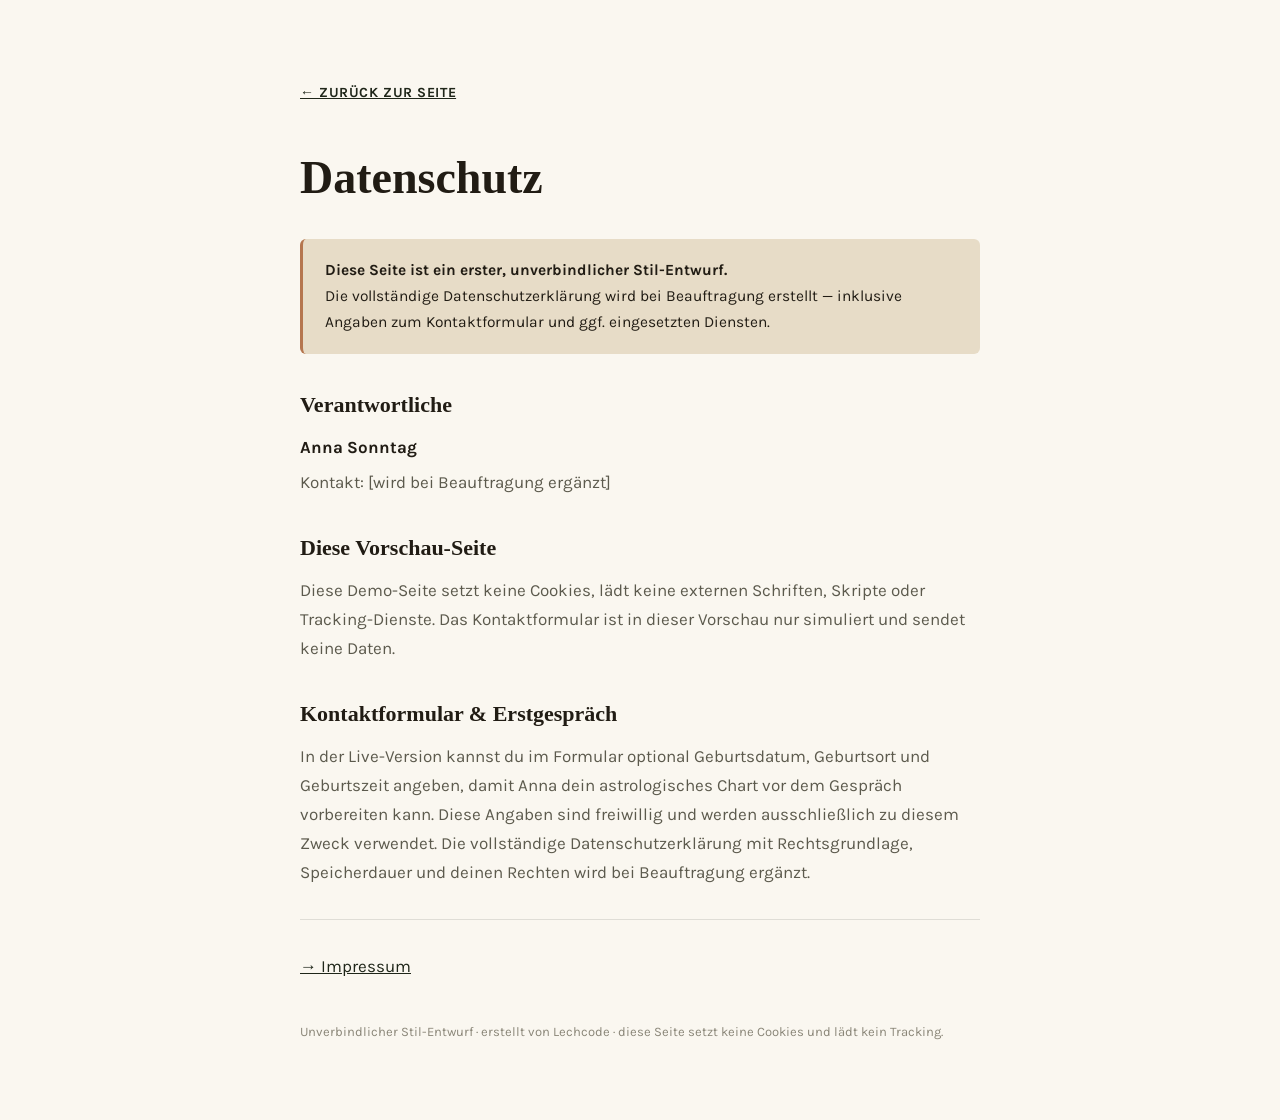
<file: datenschutz.html>
<!doctype html>
<html lang="de">
<head>
<meta charset="utf-8">
<meta name="viewport" content="width=device-width, initial-scale=1">
<meta name="robots" content="noindex, nofollow">
<title>Datenschutz · Anna Sonntag</title>
<meta property="og:title" content="Datenschutz · Anna Sonntag — Schwellentochter">
<meta property="og:description" content="Datenschutzerklärung der Website von Anna Sonntag — Schwellentochter, weibliche Ritual- und Schwellenbegleitung.">
<meta property="og:image" content="https://lechcode.github.io/anna-sonntag-vorschau/assets/og-schwellentochter.jpg">
<link rel="icon" type="image/png" href="assets/favicon.png">
<link rel="stylesheet" href="assets/fonts.css">
<link rel="stylesheet" href="assets/legal.css">
</head>
<body>
<main class="wrap">
<a class="back" href="index.html">← zurück zur Seite</a>
<h1>Datenschutz</h1>

<div class="note">
<b>Diese Seite ist ein erster, unverbindlicher Stil-Entwurf.</b><br>
Die vollständige Datenschutzerklärung wird bei Beauftragung erstellt — inklusive Angaben zum Kontaktformular und ggf. eingesetzten Diensten.
</div>

<h2>Verantwortliche</h2>
<p class="kv"><b>Anna Sonntag</b></p>
<p class="kv">Kontakt: [wird bei Beauftragung ergänzt]</p>

<h2>Diese Vorschau-Seite</h2>
<p>Diese Demo-Seite setzt keine Cookies, lädt keine externen Schriften, Skripte oder Tracking-Dienste. Das Kontaktformular ist in dieser Vorschau nur simuliert und sendet keine Daten.</p>

<h2>Kontaktformular &amp; Erstgespräch</h2>
<p>In der Live-Version kannst du im Formular optional Geburtsdatum, Geburtsort und Geburtszeit angeben, damit Anna dein astrologisches Chart vor dem Gespräch vorbereiten kann. Diese Angaben sind freiwillig und werden ausschließlich zu diesem Zweck verwendet. Die vollständige Datenschutzerklärung mit Rechtsgrundlage, Speicherdauer und deinen Rechten wird bei Beauftragung ergänzt.</p>

<hr>
<p class="kv"><a href="impressum.html">→ Impressum</a></p>
<footer>Unverbindlicher Stil-Entwurf · erstellt von Lechcode · diese Seite setzt keine Cookies und lädt kein Tracking.</footer>
</main>
</body>
</html>
</file>
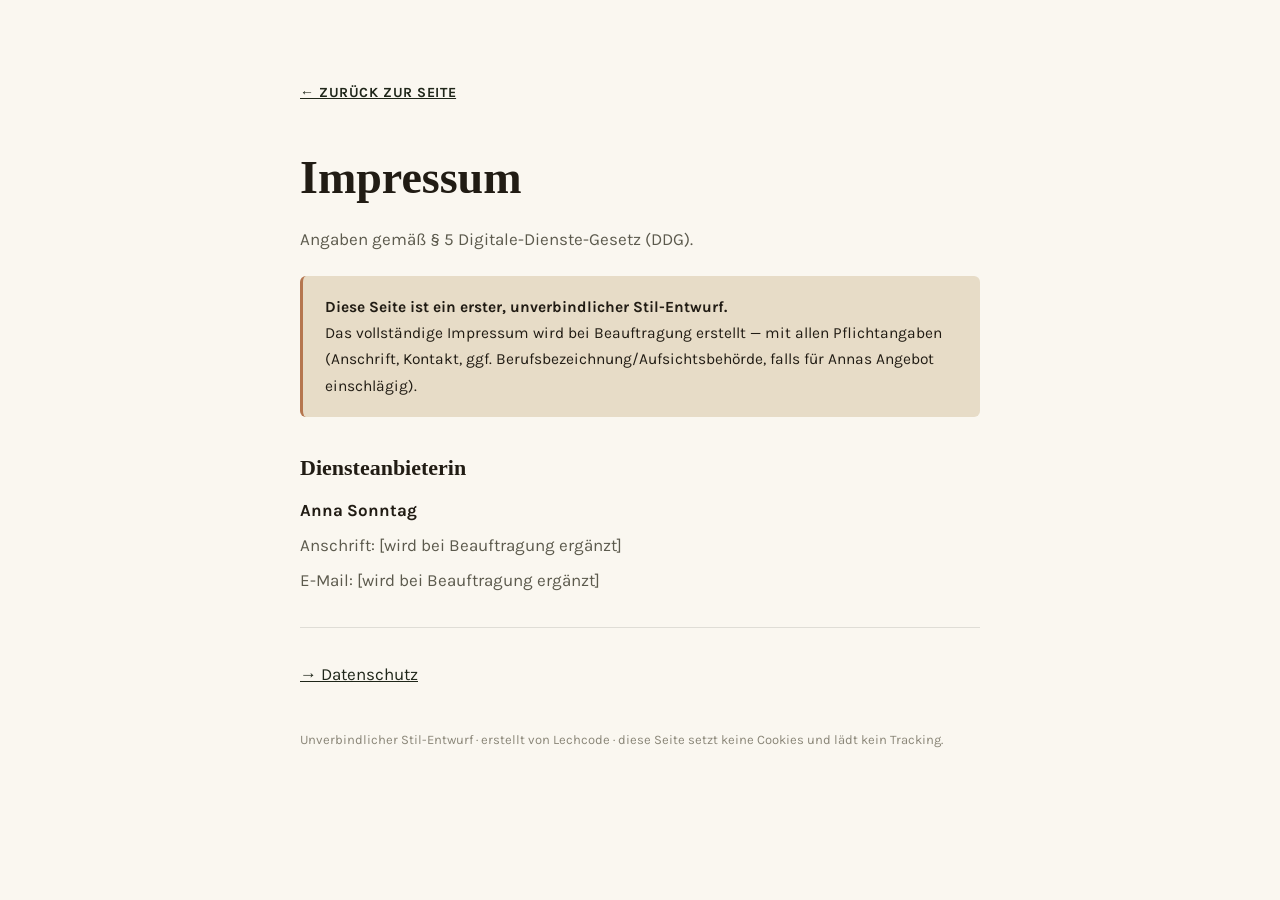
<file: impressum.html>
<!doctype html>
<html lang="de">
<head>
<meta charset="utf-8">
<meta name="viewport" content="width=device-width, initial-scale=1">
<meta name="robots" content="noindex, nofollow">
<title>Impressum · Anna Sonntag</title>
<meta property="og:title" content="Impressum · Anna Sonntag — Schwellentochter">
<meta property="og:description" content="Impressum der Website von Anna Sonntag — Schwellentochter, weibliche Ritual- und Schwellenbegleitung.">
<meta property="og:image" content="https://lechcode.github.io/anna-sonntag-vorschau/assets/og-schwellentochter.jpg">
<link rel="icon" type="image/png" href="assets/favicon.png">
<link rel="stylesheet" href="assets/fonts.css">
<link rel="stylesheet" href="assets/legal.css">
</head>
<body>
<main class="wrap">
<a class="back" href="index.html">← zurück zur Seite</a>
<h1>Impressum</h1>
<p>Angaben gemäß § 5 Digitale-Dienste-Gesetz (DDG).</p>

<div class="note">
<b>Diese Seite ist ein erster, unverbindlicher Stil-Entwurf.</b><br>
Das vollständige Impressum wird bei Beauftragung erstellt — mit allen Pflichtangaben (Anschrift, Kontakt, ggf. Berufsbezeichnung/Aufsichtsbehörde, falls für Annas Angebot einschlägig).
</div>

<h2>Diensteanbieterin</h2>
<p class="kv"><b>Anna Sonntag</b></p>
<p class="kv">Anschrift: [wird bei Beauftragung ergänzt]</p>
<p class="kv">E-Mail: [wird bei Beauftragung ergänzt]</p>

<hr>
<p class="kv"><a href="datenschutz.html">→ Datenschutz</a></p>
<footer>Unverbindlicher Stil-Entwurf · erstellt von Lechcode · diese Seite setzt keine Cookies und lädt kein Tracking.</footer>
</main>
</body>
</html>
</file>
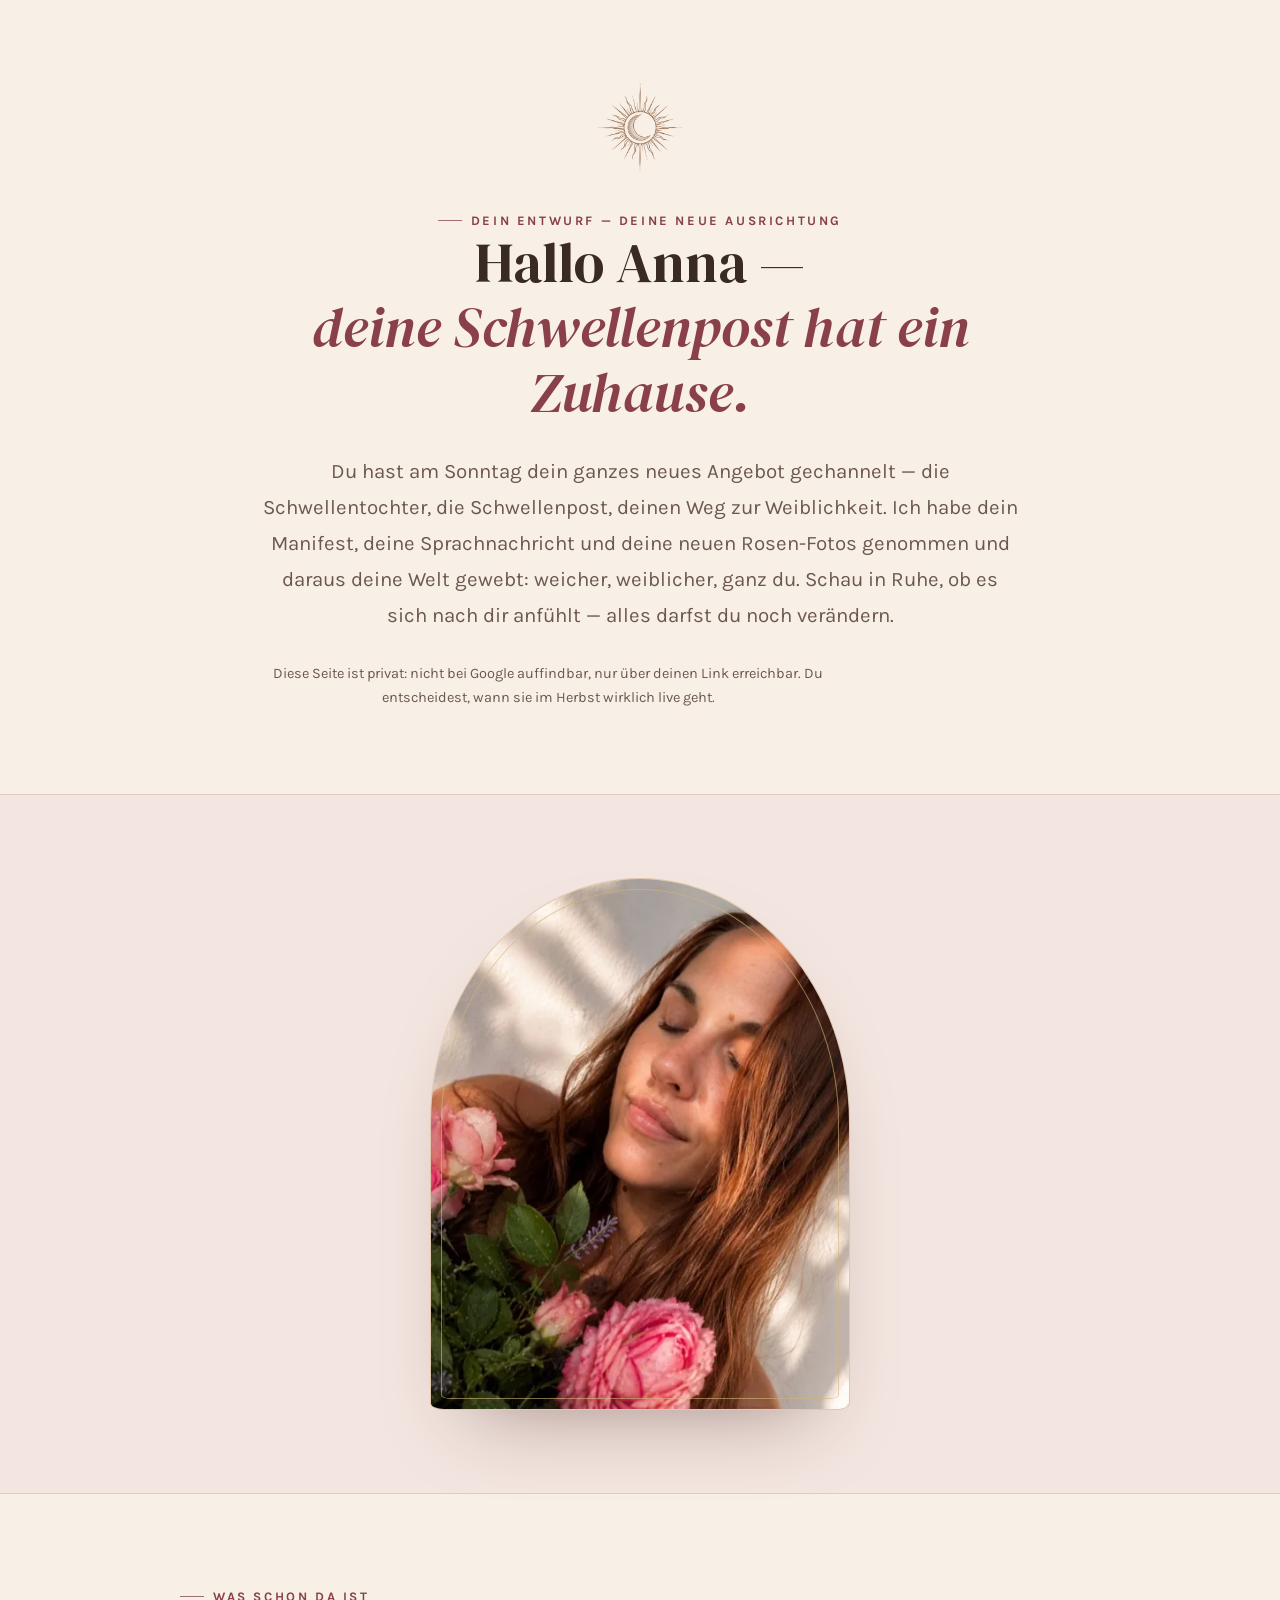
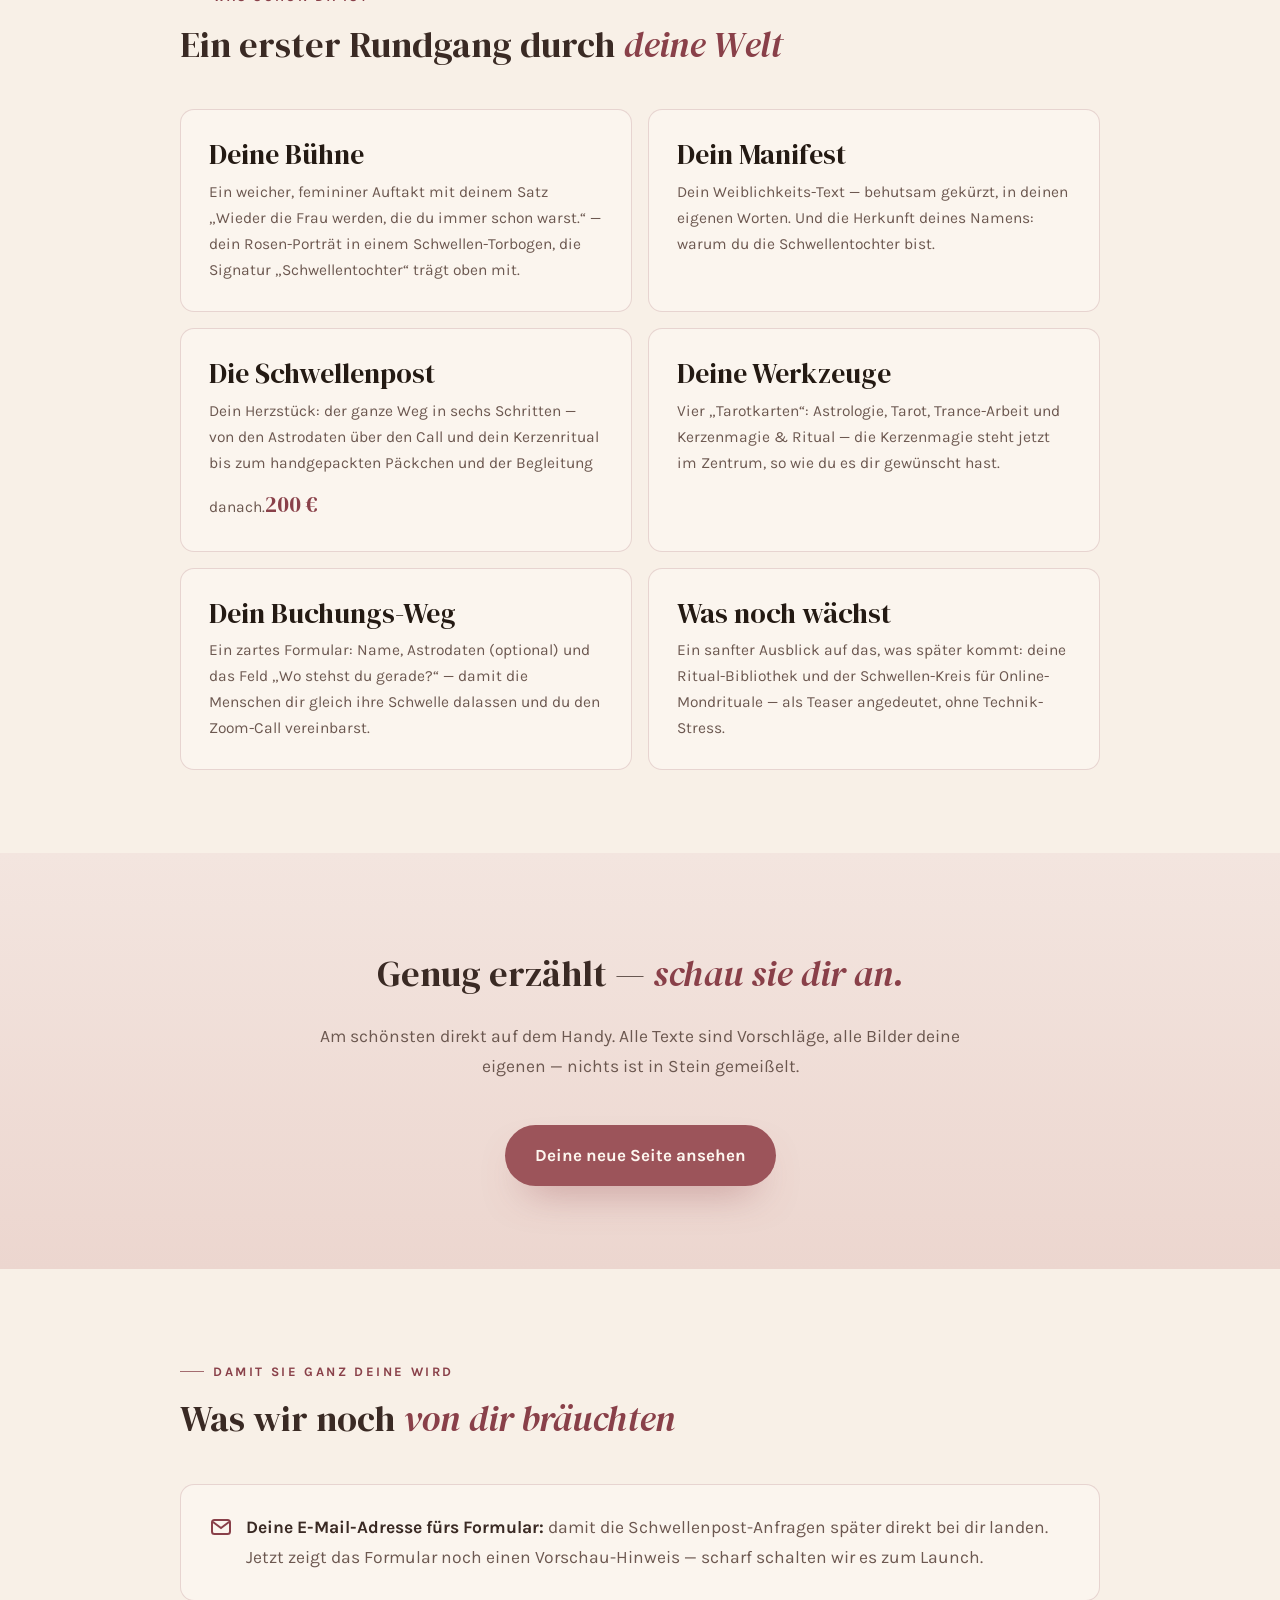
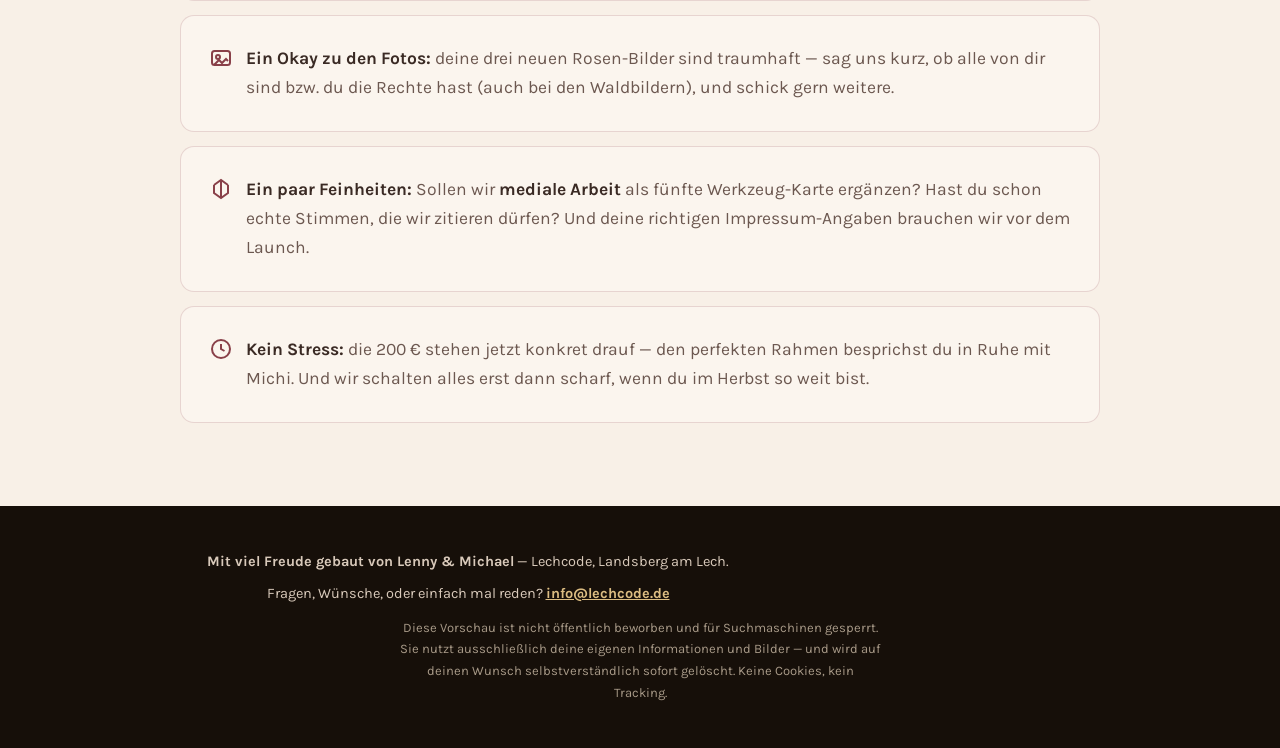
<file: vorschau.html>
<!DOCTYPE html>
<!-- LECHCODE Enthüllungsseite (persönlich) · Anna Sonntag · Schwellentochter · 21.07.2026 -->
<html lang="de">
<head>
<meta charset="UTF-8">
<meta name="viewport" content="width=device-width, initial-scale=1">
<script>document.documentElement.classList.add('js')</script>
<meta name="robots" content="noindex, nofollow">
<title>Eine kleine Welt für dich, Anna</title>
<meta name="description" content="Ein erster Blick auf deine neue Website — deine Schwellentochter-Welt mit der Schwellenpost, aus deinem Manifest, deiner Sprachnachricht und deinen neuen Fotos. Von Lenny & Michael (Lechcode, Landsberg).">
<meta property="og:title" content="Eine kleine Welt für dich, Anna 🌙">
<meta property="og:description" content="Deine Schwellentochter-Website — als erster Entwurf. Aus deinem Manifest, deinen Worten und deinen Rosen-Fotos. Von Lenny & Michael aus Landsberg.">
<meta property="og:type" content="website">
<meta property="og:locale" content="de_DE">
<meta property="og:image" content="https://lechcode.github.io/anna-sonntag-vorschau/assets/og-schwellentochter.jpg">
<meta property="og:image:width" content="1200">
<meta property="og:image:height" content="630">
<meta property="og:image:alt" content="Anna Sonntag — Schwellentochter">
<meta name="twitter:card" content="summary_large_image">
<meta name="twitter:image" content="https://lechcode.github.io/anna-sonntag-vorschau/assets/og-schwellentochter.jpg">
<link rel="icon" type="image/png" href="assets/favicon.png">
<link rel="preload" href="assets/fonts/dmserif-regular.woff2" as="font" type="font/woff2" crossorigin>
<link rel="preload" href="assets/fonts/karla-regular.woff2" as="font" type="font/woff2" crossorigin>
<link rel="stylesheet" href="assets/fonts.css">
<style>
:root{
  --cream:#f8f0e7;--cream-soft:#fbf5ee;--blush:#f3e5df;--blush-deep:#ecd6cf;
  --rose:#c07f7c;--rose-primary:#9c545a;--rose-hover:#934a50;--rose-ink:#894049;
  --gold:#bd9350;--gold-on-dark:#dcbd82;--espresso:#241a13;--espresso-deep:#160f09;
  --ink:#3a2a24;--ink-soft:#6c5850;--paper-on-dark:#f2e7db;
  --serif:'DM Serif Display','DM Serif Fallback',Georgia,serif;--sans:'Karla','Karla Fallback',Arial,sans-serif;
  --s2:clamp(20px,2.4vw,28px);--s3:clamp(30px,3.8vw,44px);--s4:clamp(48px,6.5vw,84px);
  --ease:cubic-bezier(.22,.61,.36,1);
}
*{margin:0;padding:0;box-sizing:border-box}
body{background:var(--cream);color:var(--ink);font-family:var(--sans);font-size:clamp(16px,.4vw + 15px,17.5px);line-height:1.68;-webkit-font-smoothing:antialiased}
body::before{content:"";position:fixed;inset:0;z-index:1;pointer-events:none;opacity:.04;mix-blend-mode:soft-light;background-image:url("data:image/svg+xml,%3Csvg xmlns='http://www.w3.org/2000/svg' width='140' height='140'%3E%3Cfilter id='n'%3E%3CfeTurbulence type='fractalNoise' baseFrequency='0.82' numOctaves='3' stitchTiles='stitch'/%3E%3C/filter%3E%3Crect width='100%25' height='100%25' filter='url(%23n)'/%3E%3C/svg%3E")}
h1,h2,h3{font-family:var(--serif);font-weight:400;line-height:1.16;text-wrap:balance}
h1 em,h2 em{font-style:italic;color:var(--rose-ink)}
p{max-width:64ch}
a{color:var(--rose-ink)}
img{display:block;max-width:100%;height:auto}
.wrap{width:min(920px,92vw);margin-inline:auto;position:relative;z-index:2}
section{padding:var(--s4) 0}
.eyebrow{font-weight:700;font-size:13px;letter-spacing:.2em;text-transform:uppercase;color:var(--rose-ink);display:inline-flex;align-items:center;gap:9px}
.eyebrow::before{content:"";width:24px;height:1px;background:currentColor;opacity:.75}
h2{font-size:clamp(25px,2.1vw + 19px,36px);margin-top:16px}
.lead{color:var(--ink-soft);font-size:clamp(18px,.65vw + 16.3px,20.5px);line-height:1.75;margin-top:var(--s2)}
.btn{display:inline-flex;align-items:center;justify-content:center;gap:10px;background:var(--rose-primary);color:#fdf6ef;text-decoration:none;font-weight:700;font-size:17px;padding:16px 30px;border-radius:999px;min-height:48px;box-shadow:0 20px 40px -20px rgba(156,84,90,.7);transition:transform .25s var(--ease),background .25s}
.btn:hover{background:var(--rose-hover);transform:translateY(-2px)}

.hero{padding-top:clamp(56px,9vh,104px);text-align:center}
.hero .wrap{max-width:760px}
.moon-deko{width:92px;height:92px;margin:0 auto var(--s2);display:flex;align-items:center;justify-content:center}
.moon-deko img{width:92px;height:92px;object-fit:contain}
.hero h1{font-size:clamp(32px,4.6vw + 16px,56px)}
.hero .lead{margin-inline:auto}
.hinweis{margin-top:var(--s2);font-size:14.5px;color:var(--ink-soft)}

.showpic{border-block:1px solid rgba(137,64,73,.16);background:var(--blush)}
.showpic .frame{border-radius:215px 215px 14px 14px / 250px 250px 7px 7px;overflow:hidden;box-shadow:0 40px 80px -44px rgba(74,36,36,.5);border:1px solid rgba(189,147,80,.35);max-width:420px;margin-inline:auto;position:relative}
.showpic .frame::after{content:"";position:absolute;inset:10px;border:1px solid rgba(212,181,120,.6);border-radius:205px 205px 9px 9px / 240px 240px 4px 4px;pointer-events:none}
.showpic img{width:100%;aspect-ratio:41/52;object-fit:cover;object-position:50% 24%}

.card-band{background:var(--cream)}
.cards{display:grid;gap:16px;margin-top:var(--s3)}
@media(min-width:720px){.cards{grid-template-columns:1fr 1fr}}
.card{background:var(--cream-soft);border:1px solid rgba(137,64,73,.18);border-radius:14px;padding:var(--s2)}
.card h3{font-size:var(--s2);color:var(--espresso)}
.card p{color:var(--ink-soft);font-size:15.5px;margin-top:8px}
.card .price{display:inline-block;margin-top:10px;font-family:var(--serif);font-size:22px;color:var(--rose-ink)}
.cta-mitte{text-align:center;background:linear-gradient(180deg,var(--blush),var(--blush-deep))}
.cta-mitte p{margin:var(--s2) auto 0;color:var(--ink-soft)}

.brauchen ul{list-style:none;display:grid;gap:14px;margin-top:var(--s3)}
.brauchen li{display:flex;gap:13px;background:var(--cream-soft);border:1px solid rgba(137,64,73,.18);border-radius:14px;padding:var(--s2);color:var(--ink-soft)}
.brauchen li b{color:var(--ink)}
.brauchen svg{width:24px;height:24px;flex:none;margin-top:2px;color:var(--rose-ink)}

.site-footer{background:var(--espresso-deep);color:#d8c9ba;padding:var(--s3) 0;text-align:center;font-size:14.5px}
.site-footer a{color:var(--gold-on-dark);font-weight:700}
.site-footer .fein{margin-top:10px;font-size:13px;color:#a89a88;max-width:60ch;margin-inline:auto}

.js .reveal{opacity:0;transform:translateY(16px);transition:opacity .5s var(--ease),transform .5s var(--ease)}
.js .reveal.in{opacity:1;transform:none}
@media (prefers-reduced-motion:reduce){.js .reveal{opacity:1;transform:none;transition:none}.btn{transition:none}}
@media(max-width:720px){.cards{grid-template-columns:1fr}}
</style>
</head>
<body>

<section class="hero">
  <div class="wrap">
    <span class="moon-deko"><img src="assets/logo-anna-bronze.png" width="92" height="92" alt="Dein Logo: eine Sonne mit Mondsichel"></span>
    <p class="eyebrow" style="justify-content:center">Dein Entwurf — deine neue Ausrichtung</p>
    <h1>Hallo Anna —<br><em>deine Schwellenpost hat ein Zuhause.</em></h1>
    <p class="lead">Du hast am Sonntag dein ganzes neues Angebot gechannelt — die Schwellentochter, die Schwellenpost, deinen Weg zur Weiblichkeit. Ich habe dein Manifest, deine Sprachnachricht und deine neuen Rosen-Fotos genommen und daraus deine Welt gewebt: weicher, weiblicher, ganz du. Schau in Ruhe, ob es sich nach dir anfühlt — alles darfst du noch verändern.</p>
    <p class="hinweis">Diese Seite ist privat: nicht bei Google auffindbar, nur über deinen Link erreichbar. Du entscheidest, wann sie im Herbst wirklich live geht.</p>
  </div>
</section>

<section class="showpic">
  <div class="wrap">
    <div class="frame reveal">
      <picture>
        <source type="image/webp" srcset="assets/rose-hero-480.webp 480w, assets/rose-hero-900.webp 900w" sizes="(min-width:520px) 420px, 90vw">
        <img src="assets/rose-hero-900.jpg" alt="Anna Sonntag im warmen Sonnenlicht mit rosa Rosen" width="1122" height="1402" loading="lazy">
      </picture>
    </div>
  </div>
</section>

<section class="card-band">
  <div class="wrap">
    <p class="eyebrow">Was schon da ist</p>
    <h2>Ein erster Rundgang durch <em>deine Welt</em></h2>
    <div class="cards">
      <div class="card reveal"><h3>Deine Bühne</h3><p>Ein weicher, femininer Auftakt mit deinem Satz „Wieder die Frau werden, die du immer schon warst.“ — dein Rosen-Porträt in einem Schwellen-Torbogen, die Signatur „Schwellentochter“ trägt oben mit.</p></div>
      <div class="card reveal"><h3>Dein Manifest</h3><p>Dein Weiblichkeits-Text — behutsam gekürzt, in deinen eigenen Worten. Und die Herkunft deines Namens: warum du die Schwellentochter bist.</p></div>
      <div class="card reveal"><h3>Die Schwellenpost</h3><p>Dein Herzstück: der ganze Weg in sechs Schritten — von den Astrodaten über den Call und dein Kerzenritual bis zum handgepackten Päckchen und der Begleitung danach.<span class="price">200&nbsp;€</span></p></div>
      <div class="card reveal"><h3>Deine Werkzeuge</h3><p>Vier „Tarotkarten“: Astrologie, Tarot, Trance-Arbeit und Kerzenmagie &amp; Ritual — die Kerzenmagie steht jetzt im Zentrum, so wie du es dir gewünscht hast.</p></div>
      <div class="card reveal"><h3>Dein Buchungs-Weg</h3><p>Ein zartes Formular: Name, Astrodaten (optional) und das Feld „Wo stehst du gerade?“ — damit die Menschen dir gleich ihre Schwelle dalassen und du den Zoom-Call vereinbarst.</p></div>
      <div class="card reveal"><h3>Was noch wächst</h3><p>Ein sanfter Ausblick auf das, was später kommt: deine Ritual-Bibliothek und der Schwellen-Kreis für Online-Mondrituale — als Teaser angedeutet, ohne Technik-Stress.</p></div>
    </div>
  </div>
</section>

<section class="cta-mitte">
  <div class="wrap">
    <h2>Genug erzählt — <em>schau sie dir an.</em></h2>
    <p style="margin-bottom:var(--s3)">Am schönsten direkt auf dem Handy. Alle Texte sind Vorschläge, alle Bilder deine eigenen — nichts ist in Stein gemeißelt.</p>
    <a class="btn" href="index.html?v=2">Deine neue Seite ansehen</a>
  </div>
</section>

<section class="brauchen">
  <div class="wrap">
    <p class="eyebrow">Damit sie ganz deine wird</p>
    <h2>Was wir noch <em>von dir bräuchten</em></h2>
    <ul>
      <li class="reveal"><svg viewBox="0 0 24 24" fill="none" stroke="currentColor" stroke-width="2" aria-hidden="true"><rect x="3" y="5" width="18" height="14" rx="2.5"/><path d="m4 7 8 6 8-6"/></svg><span><b>Deine E-Mail-Adresse fürs Formular:</b> damit die Schwellenpost-Anfragen später direkt bei dir landen. Jetzt zeigt das Formular noch einen Vorschau-Hinweis — scharf schalten wir es zum Launch.</span></li>
      <li class="reveal"><svg viewBox="0 0 24 24" fill="none" stroke="currentColor" stroke-width="2" aria-hidden="true"><rect x="3" y="5" width="18" height="14" rx="2.5"/><circle cx="9" cy="11" r="2"/><path d="m5 19 5-5 3 3 4-4 2 2"/></svg><span><b>Ein Okay zu den Fotos:</b> deine drei neuen Rosen-Bilder sind traumhaft — sag uns kurz, ob alle von dir sind bzw. du die Rechte hast (auch bei den Waldbildern), und schick gern weitere.</span></li>
      <li class="reveal"><svg viewBox="0 0 24 24" fill="none" stroke="currentColor" stroke-width="2" aria-hidden="true"><path d="M12 3v18M5 8l7-5 7 5"/><path d="M5 8v8l7 5 7-5V8"/></svg><span><b>Ein paar Feinheiten:</b> Sollen wir <b>mediale Arbeit</b> als fünfte Werkzeug-Karte ergänzen? Hast du schon echte Stimmen, die wir zitieren dürfen? Und deine richtigen Impressum-Angaben brauchen wir vor dem Launch.</span></li>
      <li class="reveal"><svg viewBox="0 0 24 24" fill="none" stroke="currentColor" stroke-width="2" aria-hidden="true"><circle cx="12" cy="12" r="9"/><path d="M12 7v5l3.5 2"/></svg><span><b>Kein Stress:</b> die 200 € stehen jetzt konkret drauf — den perfekten Rahmen besprichst du in Ruhe mit Michi. Und wir schalten alles erst dann scharf, wenn du im Herbst so weit bist.</span></li>
    </ul>
  </div>
</section>

<footer class="site-footer">
  <div class="wrap">
    <p><b>Mit viel Freude gebaut von Lenny &amp; Michael</b> — Lechcode, Landsberg am Lech.</p>
    <p style="margin-top:8px">Fragen, Wünsche, oder einfach mal reden? <a href="mailto:info@lechcode.de">info@lechcode.de</a></p>
    <p class="fein">Diese Vorschau ist nicht öffentlich beworben und für Suchmaschinen gesperrt. Sie nutzt ausschließlich deine eigenen Informationen und Bilder — und wird auf deinen Wunsch selbstverständlich sofort gelöscht. Keine Cookies, kein Tracking.</p>
  </div>
</footer>

<script>
(function(){
  var els=document.querySelectorAll('.reveal');
  var reduce=window.matchMedia('(prefers-reduced-motion: reduce)');
  if(reduce.matches||!('IntersectionObserver' in window)){els.forEach(function(el){el.classList.add('in');});}
  else{var io=new IntersectionObserver(function(es){es.forEach(function(en){if(en.isIntersecting){en.target.classList.add('in');io.unobserve(en.target);}});},{threshold:.1});els.forEach(function(el){io.observe(el);});}
})();
</script>
</body>
</html>
</file>
<file: assets/fonts.css>
/* Lechcode — lokale Schriften für Anna Sonntag / Schwellentochter. Keine externen Requests (DSGVO). */
/* Display-Serif: DM Serif Display (elegant, feminin, hoher Kontrast) — löst Fraunces ab (Eigenständigkeit). */
@font-face{font-family:'DM Serif Display';font-style:normal;font-weight:400;font-display:swap;src:url('fonts/dmserif-regular.woff2') format('woff2')}
@font-face{font-family:'DM Serif Display';font-style:italic;font-weight:400;font-display:swap;src:url('fonts/dmserif-italic.woff2') format('woff2')}
@font-face{font-family:'Karla';font-style:normal;font-weight:400;font-display:swap;src:url('fonts/karla-regular.woff2') format('woff2')}
@font-face{font-family:'Karla';font-style:normal;font-weight:700;font-display:swap;src:url('fonts/karla-700.woff2') format('woff2')}
/* Fallback-Metriken gegen CLS */
@font-face{font-family:'DM Serif Fallback';src:local('Georgia');size-adjust:105%;ascent-override:90%;descent-override:22%}
@font-face{font-family:'Karla Fallback';src:local('Arial');size-adjust:100%}
</file>
<file: assets/legal.css>
*{margin:0;padding:0;box-sizing:border-box}
:root{--linen:#faf7f0;--ink:#211c14;--ink-soft:#5c5a4d;--moss:#2b3326;--moss-deep:#1f2619;--clay:#b5764f;--line:rgba(43,51,38,.13);--serif:'Fraunces','Fraunces Fallback',Georgia,serif;--sans:'Karla','Karla Fallback',Arial,sans-serif}
body{background:var(--linen);color:var(--ink);font-family:var(--sans);line-height:1.7;font-size:17px}
.wrap{max-width:760px;margin:0 auto;padding:clamp(28px,6vw,80px) clamp(20px,5vw,40px)}
a{color:var(--moss-deep)}
.back{font-size:14px;font-weight:700;letter-spacing:.04em;text-transform:uppercase;display:inline-block;margin-bottom:34px}
h1{font-family:var(--serif);font-weight:600;font-size:clamp(30px,5vw,46px);margin-bottom:8px}
h2{font-family:var(--serif);font-weight:600;font-size:22px;margin:32px 0 10px}
p{margin-bottom:14px;color:var(--ink-soft)}
.note{background:#e7dcc7;border-left:3px solid var(--clay);border-radius:6px;padding:18px 22px;margin:22px 0;color:var(--ink);font-size:15.5px}
.kv{margin-bottom:6px}.kv b{color:var(--ink)}
hr{border:none;border-top:1px solid var(--line);margin:32px 0}
footer{font-size:13px;color:#8a8678;margin-top:40px}
</file>
